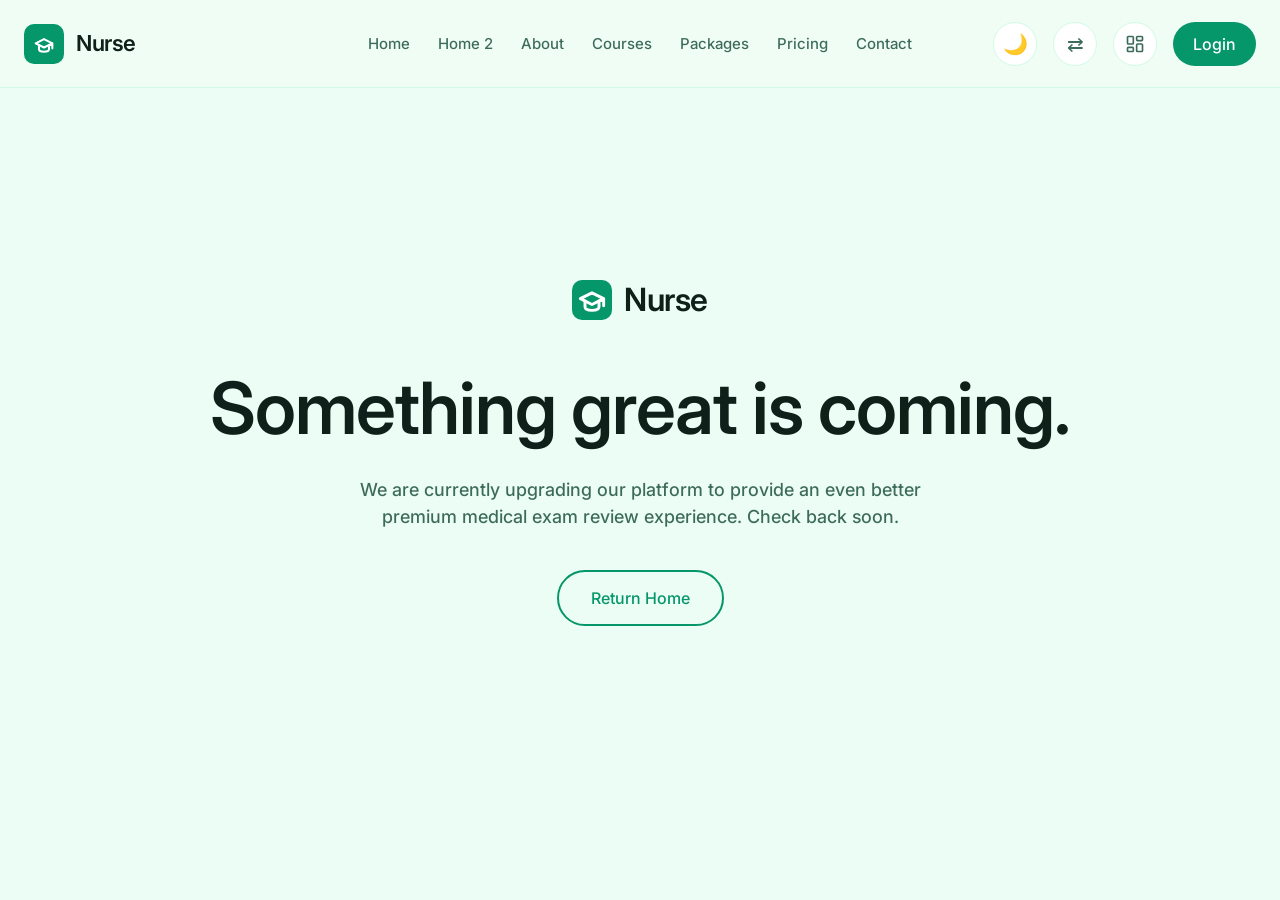
<file: coming-soon.html>
<!DOCTYPE html>
<html lang="en">
<head>
    <meta charset="UTF-8">
    <meta name="viewport" content="width=device-width, initial-scale=1.0">
    <title>Coming Soon | Nurse</title>
    <link rel="icon" type="image/svg+xml" href="assets/images/favicon.svg">
    <link rel="stylesheet" href="assets/css/style.css">
    <link rel="stylesheet" href="assets/css/dark-mode.css">
    <link rel="stylesheet" href="assets/css/rtl.css">
    <style>
        .coming-soon-page {
            min-height: 100vh;
            display: flex;
            align-items: center;
            justify-content: center;
            text-align: center;
            background: var(--secondary-bg);
        }
    </style>
</head>
<body>

    <nav class="navbar">
        <div class="container">
            <a href="index.html" class="nav-brand">
                <div class="nav-brand-icon">
                    <svg width="20" height="20" viewBox="0 0 24 24" fill="none" stroke="currentColor" stroke-width="2.5" stroke-linecap="round" stroke-linejoin="round" style="margin-top: 2px;"><path d="M22 10v6M2 10l10-5 10 5-10 5z"/><path d="M6 12v5c0 2 2 3 6 3s6-1 6-3v-5"/></svg>
                </div>
                <span>Nurse</span>
            </a>
            <ul class="nav-links">
                <li><a href="index.html">Home</a></li>
                <li><a href="home-2.html">Home 2</a></li>
                <li><a href="about.html">About</a></li>
                <li><a href="courses.html">Courses</a></li>
                <li><a href="study-packages.html">Packages</a></li>
                <li><a href="pricing.html">Pricing</a></li>
                <li><a href="contact.html">Contact</a></li>
            </ul>
            <div class="nav-actions">
                <button id="themeToggle" class="action-icon" aria-label="Toggle Dark Mode" title="Toggle Dark Mode">🌙</button>
                <button id="rtlToggle" class="action-icon" aria-label="Toggle RTL" title="Toggle RTL">⇄</button>
                <a href="dashboard.html" class="action-icon" aria-label="Dashboard" title="Dashboard">
                    <svg width="20" height="20" viewBox="0 0 24 24" fill="none" stroke="currentColor" stroke-width="2" stroke-linecap="round" stroke-linejoin="round"><rect width="7" height="9" x="3" y="3" rx="1"/><rect width="7" height="5" x="14" y="3" rx="1"/><rect width="7" height="9" x="14" y="12" rx="1"/><rect width="7" height="5" x="3" y="16" rx="1"/></svg>
                </a>
                <a href="login.html" class="btn btn-primary" style="height: 44px; padding: 0 20px;">Login</a>
                <button class="mobile-menu-toggle action-icon" aria-label="Toggle Menu">☰</button>
            </div>
        </div>
    </nav>

    <div class="coming-soon-page">
        <div class="container fade-up">
            <a href="index.html" class="nav-brand" style="justify-content: center; margin-bottom: 40px;">
                <div class="nav-brand-icon">
                    <svg width="28" height="28" viewBox="0 0 24 24" fill="none" stroke="currentColor" stroke-width="2.5" stroke-linecap="round" stroke-linejoin="round" style="margin-top: 2px;"><path d="M22 10v6M2 10l10-5 10 5-10 5z"/><path d="M6 12v5c0 2 2 3 6 3s6-1 6-3v-5"/></svg>
                </div>
                <span style="font-size: 32px;">Nurse</span>
            </a>
            <h1 style="margin-bottom: 24px;">Something great is coming.</h1>
            <p class="subheading" style="margin-bottom: 40px; max-width: 600px; margin-left: auto; margin-right: auto;">We are currently upgrading our platform to provide an even better premium medical exam review experience. Check back soon.</p>
            <a href="index.html" class="btn btn-secondary">Return Home</a>
        </div>
    </div>

    <script src="assets/js/main.js"></script>
</body>
</html>
</file>
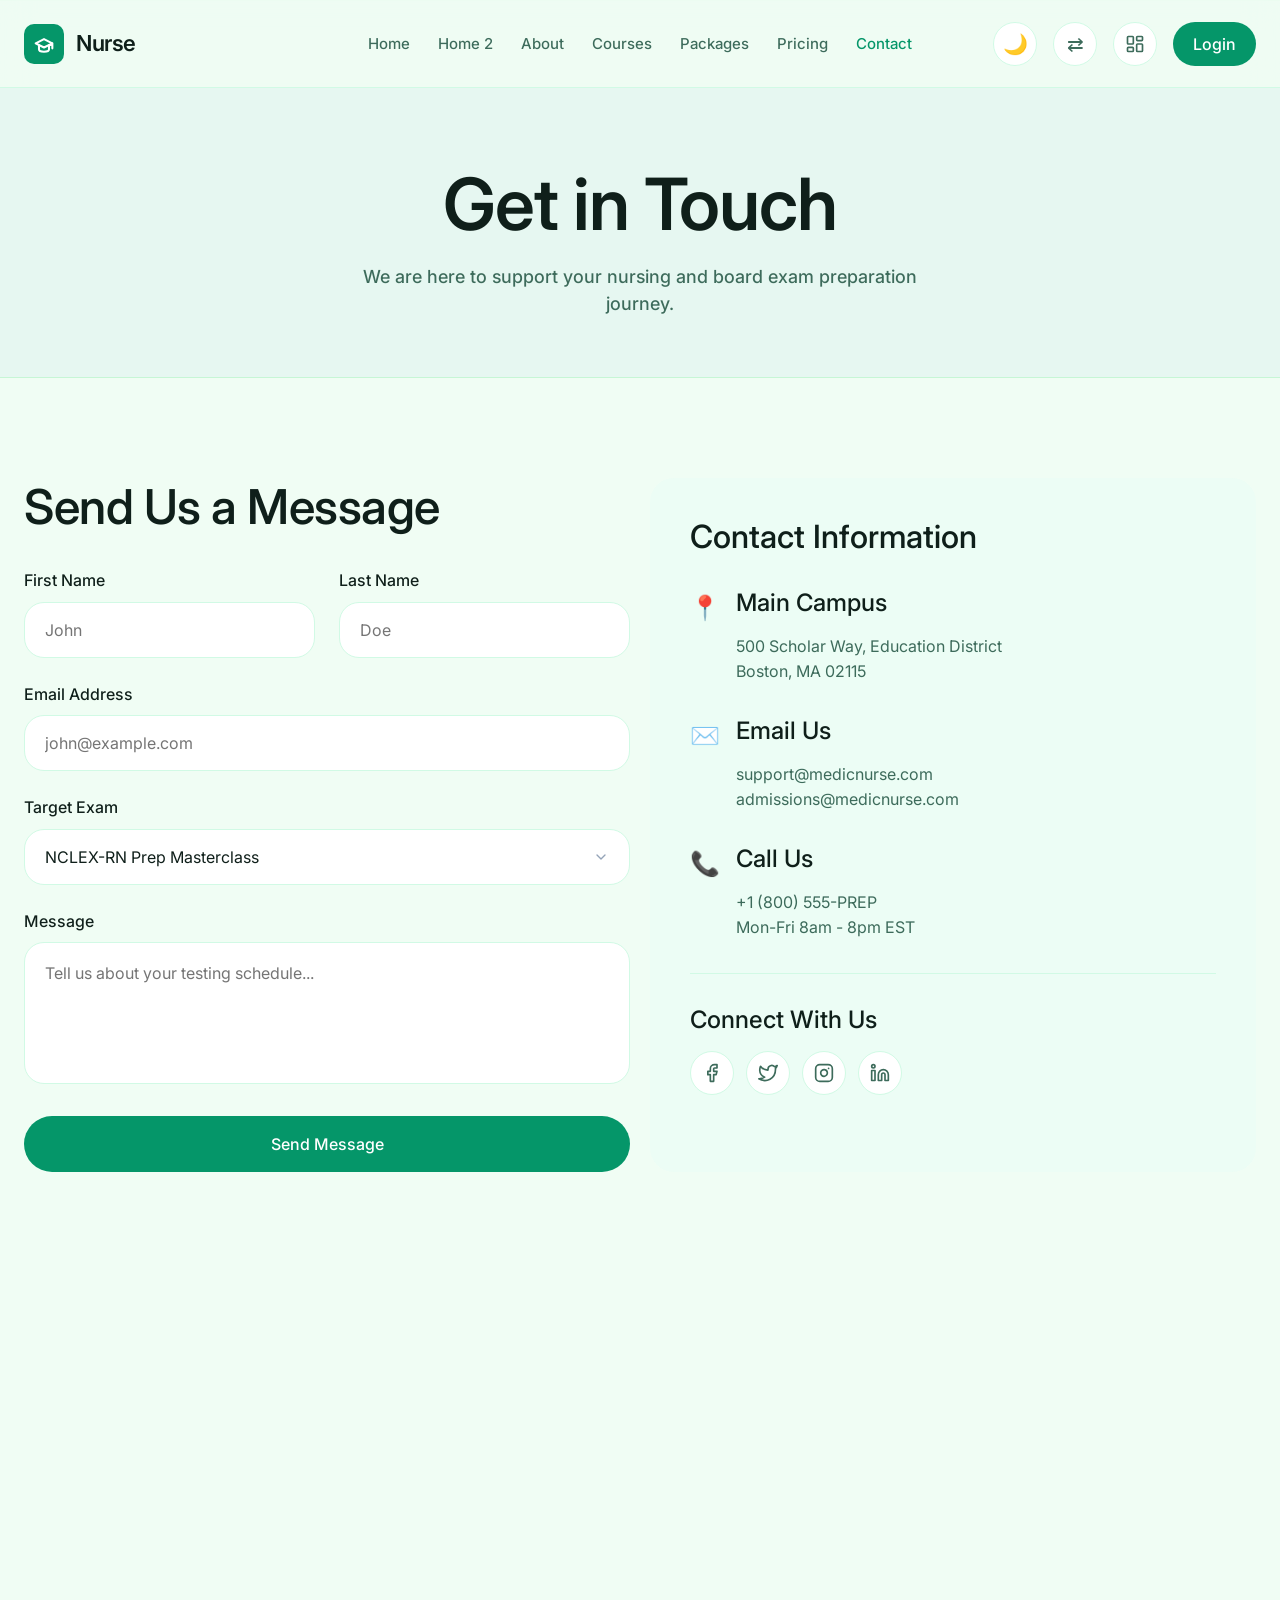
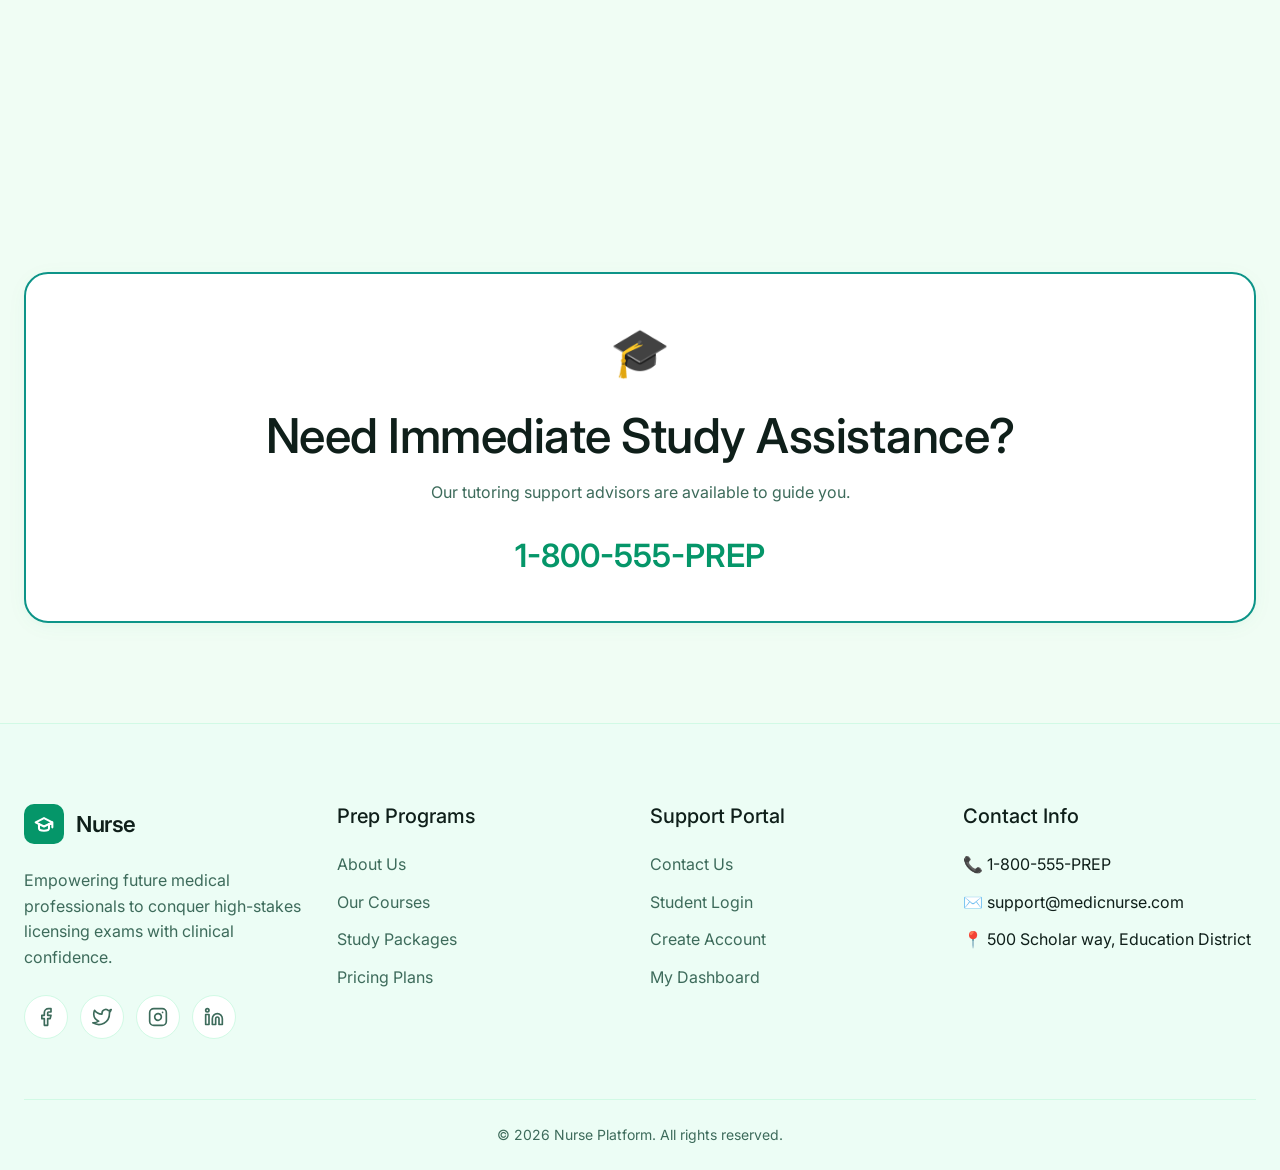
<file: contact.html>
<!DOCTYPE html>
<html lang="en">
<head>
    <meta charset="UTF-8">
    <meta name="viewport" content="width=device-width, initial-scale=1.0">
    <title>Contact Us | Nurse</title>
    <link rel="icon" type="image/svg+xml" href="assets/images/favicon.svg">
    <link rel="stylesheet" href="assets/css/style.css">
    <link rel="stylesheet" href="assets/css/dark-mode.css">
    <link rel="stylesheet" href="assets/css/rtl.css">
</head>
<body>

    <nav class="navbar">
        <div class="container">
            <a href="index.html" class="nav-brand">
                <div class="nav-brand-icon">
                    <svg width="20" height="20" viewBox="0 0 24 24" fill="none" stroke="currentColor" stroke-width="2.5" stroke-linecap="round" stroke-linejoin="round" style="margin-top: 2px;"><path d="M22 10v6M2 10l10-5 10 5-10 5z"/><path d="M6 12v5c0 2 2 3 6 3s6-1 6-3v-5"/></svg>
                </div>
                <span>Nurse</span>
            </a>
            <ul class="nav-links">
                <li><a href="index.html">Home</a></li>
                <li><a href="home-2.html">Home 2</a></li>
                <li><a href="about.html">About</a></li>
                <li><a href="courses.html">Courses</a></li>
                <li><a href="study-packages.html">Packages</a></li>
                <li><a href="pricing.html">Pricing</a></li>
                <li><a href="contact.html" class="active">Contact</a></li>
            </ul>
            <div class="nav-actions">
                <button id="themeToggle" class="action-icon" aria-label="Toggle Dark Mode" title="Toggle Dark Mode">🌙</button>
                <button id="rtlToggle" class="action-icon" aria-label="Toggle RTL" title="Toggle RTL">⇄</button>
                <a href="dashboard.html" class="action-icon" aria-label="Dashboard" title="Dashboard">
                    <svg width="20" height="20" viewBox="0 0 24 24" fill="none" stroke="currentColor" stroke-width="2" stroke-linecap="round" stroke-linejoin="round"><rect width="7" height="9" x="3" y="3" rx="1"/><rect width="7" height="5" x="14" y="3" rx="1"/><rect width="7" height="9" x="14" y="12" rx="1"/><rect width="7" height="5" x="3" y="16" rx="1"/></svg>
                </a>
                <a href="login.html" class="btn btn-primary" style="height: 44px; padding: 0 20px;">Login</a>
                <button class="mobile-menu-toggle action-icon" aria-label="Toggle Menu">☰</button>
            </div>
        </div>
    </nav>

    <section style="padding-top: 160px; padding-bottom: 60px;" class="bg-secondary">
        <div class="container text-center fade-up">
            <h1>Get in Touch</h1>
            <p class="subheading" style="max-width: 600px; margin: 0 auto;">We are here to support your nursing and board exam preparation journey.</p>
        </div>
    </section>


    <!-- Contact Section -->
    <section>
        <div class="container">
            <div class="grid-2">
                <div class="fade-up">
                    <h2 style="margin-bottom: 32px;">Send Us a Message</h2>
                    <form style="width: 100%; text-align: left;">
                        <div class="grid-2 name-fields-grid" style="gap: 24px;">
                            <div class="form-group">
                                <label>First Name</label>
                                <input type="text" class="form-control" placeholder="John">
                            </div>
                            <div class="form-group">
                                <label>Last Name</label>
                                <input type="text" class="form-control" placeholder="Doe">
                            </div>
                        </div>
                        <div class="form-group">
                            <label>Email Address</label>
                            <input type="email" class="form-control" placeholder="john@example.com">
                        </div>
                        <div class="form-group">
                            <label>Target Exam</label>
                            <select class="form-control">
                                <option>NCLEX-RN Prep Masterclass</option>
                                <option>NCLEX-PN Review Course</option>
                                <option>HESI A2 &amp; TEAS Entrance Prep</option>
                                <option>FNP Boards Review Suite</option>
                            </select>
                        </div>
                        <div class="form-group">
                            <label>Message</label>
                            <textarea class="form-control" rows="5" placeholder="Tell us about your testing schedule..."></textarea>
                        </div>
                        <button type="submit" class="btn btn-primary" style="width: 100%;">Send Message</button>
                    </form>
                </div>
                <div class="fade-up" style="transition-delay: 0.2s;">
                    <div style="background: var(--secondary-bg); padding: 40px; border-radius: 24px; height: 100%;">
                        <h3 style="margin-bottom: 32px;">Contact Information</h3>
                        <div class="contact-info-item">
                            <div style="font-size: 24px; color: var(--primary-accent);">📍</div>
                            <div>
                                <h4>Main Campus</h4>
                                <p style="color: var(--text-secondary);">500 Scholar Way, Education District<br>Boston, MA 02115</p>
                            </div>
                        </div>
                        <div class="contact-info-item">
                            <div style="font-size: 24px; color: var(--primary-accent);">✉️</div>
                            <div>
                                <h4>Email Us</h4>
                                <p style="color: var(--text-secondary);">support@medicnurse.com<br>admissions@medicnurse.com</p>
                            </div>
                        </div>
                        <div class="contact-info-item">
                            <div style="font-size: 24px; color: var(--primary-accent);">📞</div>
                            <div>
                                <h4>Call Us</h4>
                                <p style="color: var(--text-secondary);">+1 (800) 555-PREP<br>Mon-Fri 8am - 8pm EST</p>
                            </div>
                    </div>
                        <style>
                            .contact-info-item {
                                display: flex;
                                gap: 16px;
                                margin-bottom: 32px;
                            }
                            @media (max-width: 992px) {
                                .contact-info-item {
                                    flex-direction: column;
                                    align-items: center;
                                    text-align: center;
                                }
                                .name-fields-grid {
                                    grid-template-columns: 1fr;
                                }
                            }
                            .social-icons-contact a {
                                display: flex;
                                align-items: center;
                                justify-content: center;
                                width: 44px;
                                height: 44px;
                                background: var(--card-bg);
                                border: 1px solid var(--border-color);
                                border-radius: 50%;
                                color: var(--text-secondary);
                                transition: all 0.3s ease;
                            }
                            .social-icons-contact a:hover {
                                background: var(--primary-accent);
                                color: white;
                                border-color: var(--primary-accent);
                                transform: translateY(-3px);
                            }
                        </style>
                        <hr style="border: none; border-top: 1px solid var(--border-color); margin: 32px 0;">
                        <div>
                            <h4 style="margin-bottom: 16px;">Connect With Us</h4>
                            <div class="social-icons-contact" style="display: flex; gap: 12px;">
                                <a href="#" aria-label="Facebook">
                                    <svg width="20" height="20" viewBox="0 0 24 24" fill="none" stroke="currentColor" stroke-width="2" stroke-linecap="round" stroke-linejoin="round"><path d="M18 2h-3a5 5 0 0 0-5 5v3H7v4h3v8h4v-8h3l1-4h-4V7a1 1 0 0 1 1-1h3z"></path></svg>
                                </a>
                                <a href="#" aria-label="Twitter">
                                    <svg width="20" height="20" viewBox="0 0 24 24" fill="none" stroke="currentColor" stroke-width="2" stroke-linecap="round" stroke-linejoin="round"><path d="M23 3a10.9 10.9 0 0 1-3.14 1.53 4.48 4.48 0 0 0-7.86 3v1A10.66 10.66 0 0 1 3 4s-4 9 5 13a11.64 11.64 0 0 1-7 2c9 5 20 0 20-11.5a4.5 4.5 0 0 0-.08-.83A7.72 7.72 0 0 0 23 3z"></path></svg>
                                </a>
                                <a href="#" aria-label="Instagram">
                                    <svg width="20" height="20" viewBox="0 0 24 24" fill="none" stroke="currentColor" stroke-width="2" stroke-linecap="round" stroke-linejoin="round"><rect x="2" y="2" width="20" height="20" rx="5" ry="5"></rect><path d="M16 11.37A4 4 0 1 1 12.63 8 4 4 0 0 1 16 11.37z"></path><line x1="17.5" y1="6.5" x2="17.51" y2="6.5"></line></svg>
                                </a>
                                <a href="#" aria-label="LinkedIn">
                                    <svg width="20" height="20" viewBox="0 0 24 24" fill="none" stroke="currentColor" stroke-width="2" stroke-linecap="round" stroke-linejoin="round"><path d="M16 8a6 6 0 0 1 6 6v7h-4v-7a2 2 0 0 0-2-2 2 2 0 0 0-2 2v7h-4v-7a6 6 0 0 1 6-6z"></path><rect x="2" y="9" width="4" height="12"></rect><circle cx="4" cy="4" r="2"></circle></svg>
                                </a>
                            </div>
                        </div>
                    </div>
                </div>
            </div>
        </div>
    </section>

    <!-- Green Map Section -->
    <section style="padding: 0; line-height: 0; position: relative;">
        <iframe src="https://www.google.com/maps/embed?pb=!1m18!1m12!1m3!1d2948.846505370395!2d-71.1030043845441!3d42.34149867918809!2m3!1f0!2f0!3f0!3m2!1i1024!2i768!4f13.1!3m3!1m2!1s0x89e37a1a45bb3e7f%3A0xc3cf9c4e2db5665!2sBoston%20University!5e0!3m2!1sen!2sus!4v1683134606233!5m2!1sen!2sus" width="100%" height="500" style="border:0;" allowfullscreen="" loading="lazy" referrerpolicy="no-referrer-when-downgrade"></iframe>
    </section>

    <!-- Study Advisory Support Block -->
    <section style="padding: 100px 0;">
        <div class="container fade-up">
            <div style="background: var(--card-bg); border: 2px solid var(--highlight-accent); padding: 40px; border-radius: 24px; text-align: center; box-shadow: var(--shadow);">
                <div style="font-size: 48px; margin-bottom: 16px;">🎓</div>
                <h2 style="margin-bottom: 16px;">Need Immediate Study Assistance?</h2>
                <p style="color: var(--text-secondary); margin-bottom: 24px;">Our tutoring support advisors are available to guide you.</p>
                <div style="font-size: 32px; font-weight: 600; color: var(--primary-accent);">1-800-555-PREP</div>
            </div>
        </div>
    </section>

    <!-- Footer -->
    <footer class="footer">
        <div class="container">
            <div class="footer-top grid-4">
                <div class="footer-widget">
                    <a href="index.html" class="nav-brand" style="margin-bottom: 24px; display: inline-flex;">
                        <div class="nav-brand-icon">
                            <svg width="20" height="20" viewBox="0 0 24 24" fill="none" stroke="currentColor" stroke-width="2.5" stroke-linecap="round" stroke-linejoin="round"><path d="M22 10v6M2 10l10-5 10 5-10 5z"/><path d="M6 12v5c0 2 2 3 6 3s6-1 6-3v-5"/></svg>
                        </div>
                        <span>Nurse</span>
                    </a>
                    <p style="color: var(--text-secondary); margin-bottom: 24px;">Empowering future medical professionals to conquer high-stakes licensing exams with clinical confidence.</p>
                    <div class="social-icons-contact" style="display: flex; gap: 12px;">
                        <a href="#" aria-label="Facebook">
                            <svg width="20" height="20" viewBox="0 0 24 24" fill="none" stroke="currentColor" stroke-width="2" stroke-linecap="round" stroke-linejoin="round"><path d="M18 2h-3a5 5 0 0 0-5 5v3H7v4h3v8h4v-8h3l1-4h-4V7a1 1 0 0 1 1-1h3z"></path></svg>
                        </a>
                        <a href="#" aria-label="Twitter">
                            <svg width="20" height="20" viewBox="0 0 24 24" fill="none" stroke="currentColor" stroke-width="2" stroke-linecap="round" stroke-linejoin="round"><path d="M23 3a10.9 10.9 0 0 1-3.14 1.53 4.48 4.48 0 0 0-7.86 3v1A10.66 10.66 0 0 1 3 4s-4 9 5 13a11.64 11.64 0 0 1-7 2c9 5 20 0 20-11.5a4.5 4.5 0 0 0-.08-.83A7.72 7.72 0 0 0 23 3z"></path></svg>
                        </a>
                        <a href="#" aria-label="Instagram">
                            <svg width="20" height="20" viewBox="0 0 24 24" fill="none" stroke="currentColor" stroke-width="2" stroke-linecap="round" stroke-linejoin="round"><rect x="2" y="2" width="20" height="20" rx="5" ry="5"></rect><path d="M16 11.37A4 4 0 1 1 12.63 8 4 4 0 0 1 16 11.37z"></path><line x1="17.5" y1="6.5" x2="17.51" y2="6.5"></line></svg>
                        </a>
                        <a href="#" aria-label="LinkedIn">
                            <svg width="20" height="20" viewBox="0 0 24 24" fill="none" stroke="currentColor" stroke-width="2" stroke-linecap="round" stroke-linejoin="round"><path d="M16 8a6 6 0 0 1 6 6v7h-4v-7a2 2 0 0 0-2-2 2 2 0 0 0-2 2v7h-4v-7a6 6 0 0 1 6-6z"></path><rect x="2" y="9" width="4" height="12"></rect><circle cx="4" cy="4" r="2"></circle></svg>
                        </a>
                    </div>
                </div>
                <div class="footer-widget">
                    <h4>Prep Programs</h4>
                    <ul class="footer-links">
                        <li><a href="about.html">About Us</a></li>
                        <li><a href="courses.html">Our Courses</a></li>
                        <li><a href="study-packages.html">Study Packages</a></li>
                        <li><a href="pricing.html">Pricing Plans</a></li>
                    </ul>
                </div>
                <div class="footer-widget">
                    <h4>Support Portal</h4>
                    <ul class="footer-links">
                        <li><a href="contact.html">Contact Us</a></li>
                        <li><a href="login.html">Student Login</a></li>
                        <li><a href="register.html">Create Account</a></li>
                        <li><a href="dashboard.html">My Dashboard</a></li>
                    </ul>
                </div>
                <div class="footer-widget">
                    <h4>Contact Info</h4>
                    <ul class="footer-links">
                        <li>📞 1-800-555-PREP</li>
                        <li>✉️ support@medicnurse.com</li>
                        <li>📍 500 Scholar way, Education District</li>
                    </ul>
                </div>
            </div>
            <div class="footer-bottom" style="justify-content: center; text-align: center;">
                <p>&copy; 2026 Nurse Platform. All rights reserved.</p>
            </div>
        </div>
    </footer>

    <script src="assets/js/main.js"></script>
</body>
</html>
</file>
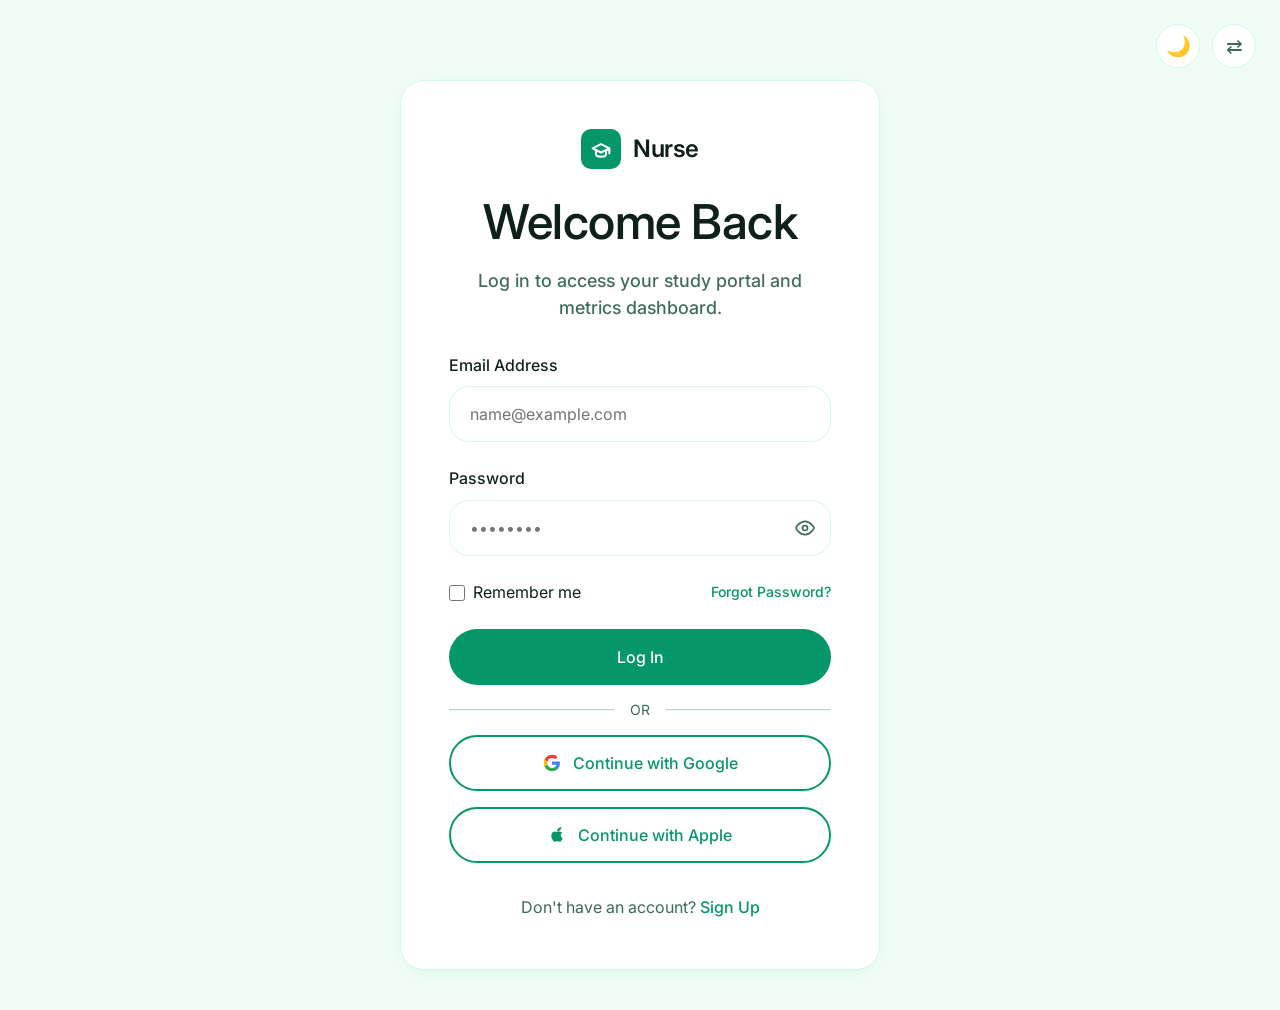
<file: login.html>
<!DOCTYPE html>
<html lang="en">
<head>
    <meta charset="UTF-8">
    <meta name="viewport" content="width=device-width, initial-scale=1.0">
    <title>Login | Nurse</title>
    <link rel="icon" type="image/svg+xml" href="assets/images/favicon.svg">
    <link rel="stylesheet" href="assets/css/style.css">
    <link rel="stylesheet" href="assets/css/dark-mode.css">
    <link rel="stylesheet" href="assets/css/rtl.css">
    <style>
        .auth-page {
            min-height: 100vh;
            display: flex;
            align-items: center;
            justify-content: center;
            background: var(--primary-bg);
            padding: 40px 16px;
            position: relative;
        }
        .auth-card {
            background: var(--card-bg);
            padding: 48px;
            border-radius: 24px;
            width: 100%;
            max-width: 480px;
            box-shadow: var(--shadow);
            border: 1px solid var(--border-color);
            margin-top: 40px;
        }
        .remember-forgot-row {
            display: flex;
            justify-content: space-between;
            align-items: center;
            margin-bottom: 24px;
        }
        .auth-link {
            color: var(--primary-accent);
            font-weight: 500;
            text-decoration: none;
            transition: color 0.2s ease;
        }
        .auth-link:hover {
            color: var(--highlight-accent);
        }
        @media (max-width: 480px) {
            .auth-card {
                padding: 32px 20px;
                margin-top: 60px;
            }
            .remember-forgot-row {
                flex-direction: row;
                align-items: center;
                gap: 8px;
            }
            .remember-forgot-row label, .remember-forgot-row a {
                font-size: 13px !important;
            }
            .fixed-toggles {
                top: 16px !important;
                right: 16px !important;
            }
        }
    </style>
</head>
<body>

    <div class="auth-page">
        <div class="fixed-toggles" style="position: absolute; top: 24px; right: 24px; display: flex; gap: 12px; z-index: 1000;">
            <button id="themeToggle" class="action-icon" aria-label="Toggle Dark Mode">🌙</button>
            <button id="rtlToggle" class="action-icon" aria-label="Toggle RTL">⇄</button>
        </div>
        <div class="auth-card fade-up">
            <div class="text-center mb-4">
                <a href="index.html" class="nav-brand" style="justify-content: center; margin-bottom: 24px;">
                    <div class="nav-brand-icon">
                        <svg width="20" height="20" viewBox="0 0 24 24" fill="none" stroke="currentColor" stroke-width="2.5" stroke-linecap="round" stroke-linejoin="round" style="margin-top: 2px;"><path d="M22 10v6M2 10l10-5 10 5-10 5z"/><path d="M6 12v5c0 2 2 3 6 3s6-1 6-3v-5"/></svg>
                    </div>
                    <span style="font-size: 24px;">Nurse</span>
                </a>
                <h2>Welcome Back</h2>
                <p class="subheading" style="margin-bottom: 0;">Log in to access your study portal and metrics dashboard.</p>
            </div>
            
            <form action="dashboard.html">
                <div class="form-group">
                    <label>Email Address</label>
                    <input type="email" class="form-control" placeholder="name@example.com" required>
                </div>
                <div class="form-group">
                    <label>Password</label>
                    <div style="position: relative;">
                        <input type="password" class="form-control" id="passwordInput" placeholder="••••••••" required style="padding-right: 48px; width: 100%;">
                        <button type="button" onclick="var p=document.getElementById('passwordInput'); p.type = (p.type === 'password') ? 'text' : 'password';" style="position: absolute; right: 16px; top: 50%; transform: translateY(-50%); background: none; border: none; cursor: pointer; color: var(--text-secondary); display: flex; align-items: center; justify-content: center; padding: 0; z-index: 10;">
                            <svg width="20" height="20" fill="none" stroke="currentColor" stroke-width="2" stroke-linecap="round" stroke-linejoin="round" viewBox="0 0 24 24"><path d="M1 12s4-8 11-8 11 8 11 8-4 8-11 8-11-8-11-8z"/><circle cx="12" cy="12" r="3"/></svg>
                        </button>
                    </div>
                </div>
                
                <div class="form-group remember-forgot-row">
                    <label style="display: flex; align-items: center; gap: 8px; margin: 0; font-weight: 400; cursor: pointer;">
                        <input type="checkbox" style="width: 16px; height: 16px; accent-color: var(--primary-accent);">
                        Remember me
                    </label>
                    <a href="#" class="auth-link" style="font-size: 14px;">Forgot Password?</a>
                </div>

                <button type="submit" class="btn btn-primary" style="width: 100%; margin-bottom: 24px;">Log In</button>
                
                <div style="text-align: center; position: relative; margin-bottom: 24px;">
                    <hr style="border-color: var(--border-color); opacity: 0.5;">
                    <span style="position: absolute; top: 50%; left: 50%; transform: translate(-50%, -50%); background: var(--card-bg); padding: 0 16px; color: var(--text-secondary); font-size: 14px;">OR</span>
                </div>
                
                <button type="button" class="btn btn-secondary" style="width: 100%; margin-bottom: 16px; display: flex; gap: 12px; justify-content: center; align-items: center;">
                    <svg width="18" height="18" viewBox="0 0 24 24" xmlns="http://www.w3.org/2000/svg">
                      <path d="M22.56 12.25c0-.78-.07-1.53-.2-2.25H12v4.26h5.92c-.26 1.37-1.04 2.53-2.21 3.31v2.77h3.57c2.08-1.92 3.28-4.74 3.28-8.09z" fill="#4285F4"/>
                      <path d="M12 23c2.97 0 5.46-.98 7.28-2.66l-3.57-2.77c-.98.66-2.23 1.06-3.71 1.06-2.86 0-5.29-1.93-6.16-4.53H2.18v2.84C3.99 20.53 7.7 23 12 23z" fill="#34A853"/>
                      <path d="M5.84 14.09c-.22-.66-.35-1.36-.35-2.09s.13-1.43.35-2.09V7.07H2.18C1.43 8.55 1 10.22 1 12s.43 3.45 1.18 4.93l2.85-2.22.81-.62z" fill="#FBBC05"/>
                      <path d="M12 5.38c1.62 0 3.06.56 4.21 1.64l3.15-3.15C17.45 2.09 14.97 1 12 1 7.7 1 3.99 3.47 2.18 7.07l3.66 2.84c.87-2.6 3.3-4.53 6.16-4.53z" fill="#EA4335"/>
                    </svg>
                    Continue with Google
                </button>
                <button type="button" class="btn btn-secondary" style="width: 100%; display: flex; gap: 12px; justify-content: center; align-items: center;">
                    <svg width="18" height="18" viewBox="0 0 24 24" fill="currentColor" xmlns="http://www.w3.org/2000/svg">
                      <path d="M17.05 20.28c-.98.95-2.05.88-3.08.4-1.09-.5-2.08-.48-3.24 0-1.44.62-2.2.44-3.06-.35C2.79 15.25 3.51 7.59 9.05 7.31c1.35.07 2.29.74 3.08.8 1.18-.24 2.31-.93 3.57-.84 1.51.15 2.65.72 3.4 1.8-3.12 1.87-2.65 5.92.48 7.18-.74 1.8-1.58 3.5-2.53 4.03zM12.03 7.25c-.15-3.22 2.6-5.83 5.67-6.05.33 3.26-2.82 5.95-5.67 6.05z"/>
                    </svg>
                    Continue with Apple
                </button>
                
                <p class="text-center mt-4" style="color: var(--text-secondary);">
                    Don't have an account? <a href="register.html" class="auth-link">Sign Up</a>
                </p>
            </form>
        </div>
    </div>

    <script src="assets/js/main.js"></script>
</body>
</html>
</file>
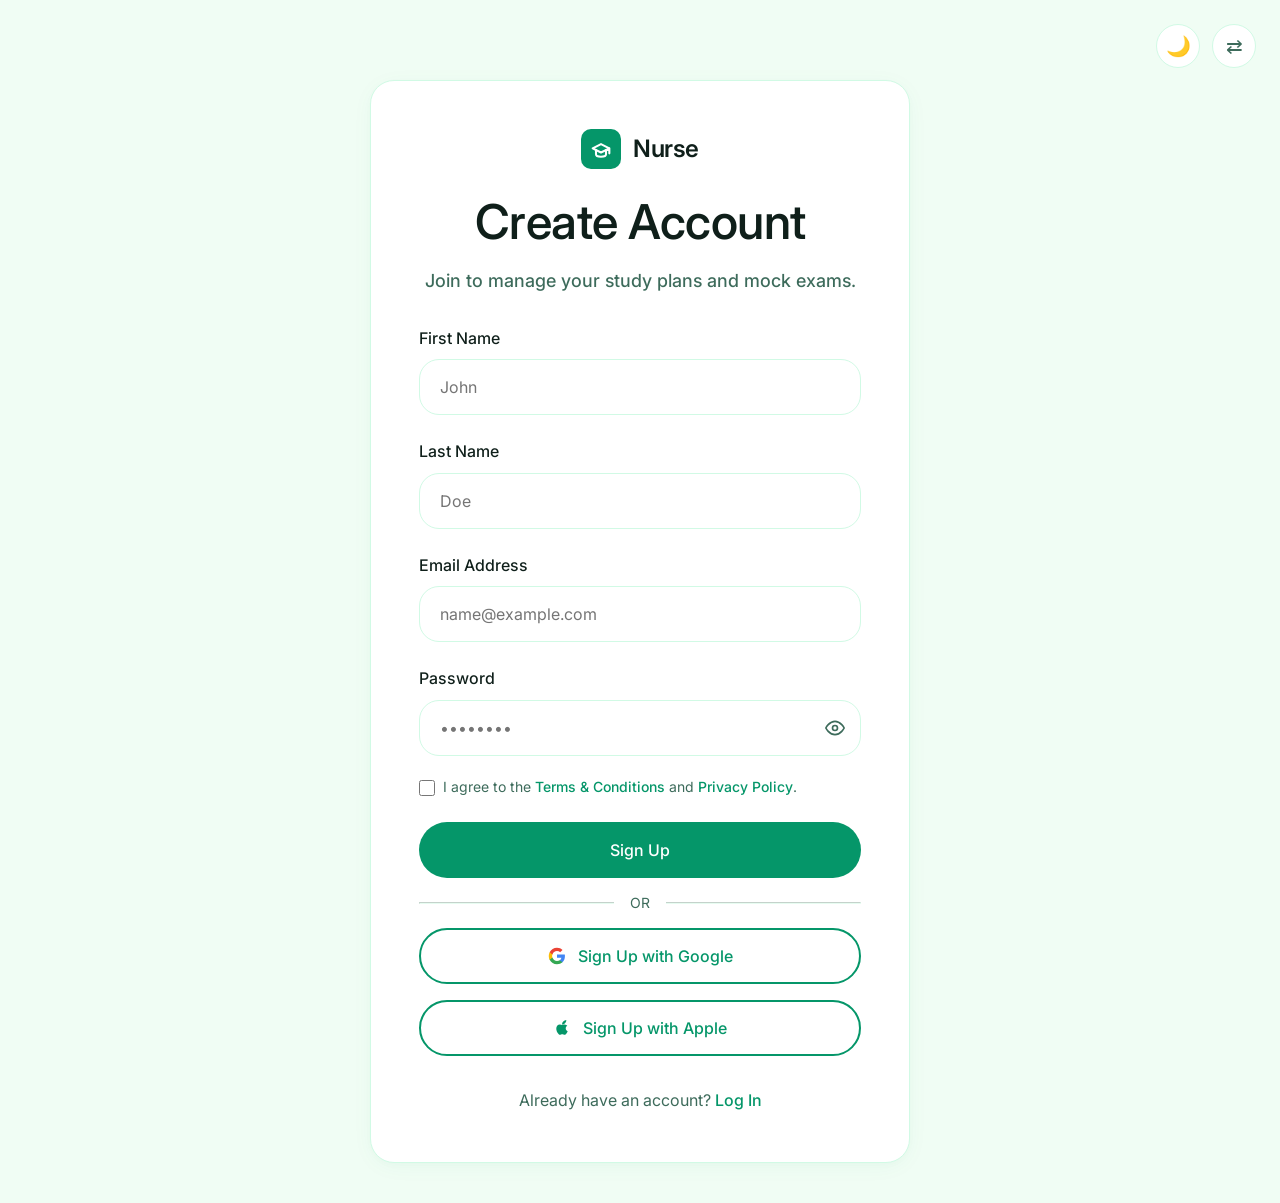
<file: register.html>
<!DOCTYPE html>
<html lang="en">
<head>
    <meta charset="UTF-8">
    <meta name="viewport" content="width=device-width, initial-scale=1.0">
    <title>Register | Nurse</title>
    <link rel="icon" type="image/svg+xml" href="assets/images/favicon.svg">
    <link rel="stylesheet" href="assets/css/style.css">
    <link rel="stylesheet" href="assets/css/dark-mode.css">
    <link rel="stylesheet" href="assets/css/rtl.css">
    <style>
        .auth-page {
            min-height: 100vh;
            display: flex;
            align-items: center;
            justify-content: center;
            background: var(--primary-bg);
            padding: 40px 16px;
            position: relative;
        }
        .auth-card {
            background: var(--card-bg);
            padding: 48px;
            border-radius: 24px;
            width: 100%;
            max-width: 540px;
            box-shadow: var(--shadow);
            border: 1px solid var(--border-color);
            margin-top: 40px;
        }
        .auth-link {
            color: var(--primary-accent);
            font-weight: 500;
            text-decoration: none;
            transition: color 0.2s ease;
        }
        .auth-link:hover {
            color: var(--highlight-accent);
        }
        @media (max-width: 480px) {
            .auth-card {
                padding: 32px 20px;
                margin-top: 60px;
            }
            .fixed-toggles {
                top: 16px !important;
                right: 16px !important;
            }
        }
    </style>
</head>
<body>

    <div class="auth-page">
        <div class="fixed-toggles" style="position: absolute; top: 24px; right: 24px; display: flex; gap: 12px; z-index: 1000;">
            <button id="themeToggle" class="action-icon" aria-label="Toggle Dark Mode">🌙</button>
            <button id="rtlToggle" class="action-icon" aria-label="Toggle RTL">⇄</button>
        </div>
        <div class="auth-card fade-up">
            <div class="text-center mb-4">
                <a href="index.html" class="nav-brand" style="justify-content: center; margin-bottom: 24px;">
                    <div class="nav-brand-icon">
                        <svg width="20" height="20" viewBox="0 0 24 24" fill="none" stroke="currentColor" stroke-width="2.5" stroke-linecap="round" stroke-linejoin="round" style="margin-top: 2px;"><path d="M22 10v6M2 10l10-5 10 5-10 5z"/><path d="M6 12v5c0 2 2 3 6 3s6-1 6-3v-5"/></svg>
                    </div>
                    <span style="font-size: 24px;">Nurse</span>
                </a>
                <h2>Create Account</h2>
                <p class="subheading" style="margin-bottom: 0;">Join to manage your study plans and mock exams.</p>
            </div>
            
            <form action="dashboard.html">
                <div class="form-group">
                    <label>First Name</label>
                    <input type="text" class="form-control" placeholder="John" required>
                </div>
                <div class="form-group">
                    <label>Last Name</label>
                    <input type="text" class="form-control" placeholder="Doe" required>
                </div>
                <div class="form-group">
                    <label>Email Address</label>
                    <input type="email" class="form-control" placeholder="name@example.com" required>
                </div>
                <div class="form-group" style="position: relative; margin-bottom: 20px;">
                    <label>Password</label>
                    <div style="position: relative;">
                        <input type="password" class="form-control" id="passwordInputReg" placeholder="••••••••" required style="padding-right: 48px; width: 100%;">
                        <button type="button" onclick="var p=document.getElementById('passwordInputReg'); p.type = (p.type === 'password') ? 'text' : 'password';" style="position: absolute; right: 16px; top: 50%; transform: translateY(-50%); background: none; border: none; cursor: pointer; color: var(--text-secondary); display: flex; align-items: center; justify-content: center; padding: 0; z-index: 10;">
                            <svg width="20" height="20" fill="none" stroke="currentColor" stroke-width="2" stroke-linecap="round" stroke-linejoin="round" viewBox="0 0 24 24"><path d="M1 12s4-8 11-8 11 8 11 8-4 8-11 8-11-8-11-8z"/><circle cx="12" cy="12" r="3"/></svg>
                        </button>
                    </div>
                </div>
                <div class="form-group" style="margin-bottom: 24px;">
                    <label style="display: flex; align-items: flex-start; gap: 8px; margin: 0; font-weight: 400; cursor: pointer; font-size: 14px;">
                        <input type="checkbox" style="width: 16px; height: 16px; accent-color: var(--primary-accent); margin-top: 4px;" required>
                        <span style="color: var(--text-secondary);">I agree to the <a href="#" class="auth-link">Terms & Conditions</a> and <a href="#" class="auth-link">Privacy Policy</a>.</span>
                    </label>
                </div>
                <button type="submit" class="btn btn-primary" style="width: 100%; margin-bottom: 24px;">Sign Up</button>
                
                <div style="text-align: center; position: relative; margin-bottom: 24px;">
                    <hr style="border-color: var(--border-color); opacity: 0.5;">
                    <span style="position: absolute; top: 50%; left: 50%; transform: translate(-50%, -50%); background: var(--card-bg); padding: 0 16px; color: var(--text-secondary); font-size: 14px;">OR</span>
                </div>
                
                <button type="button" class="btn btn-secondary" style="width: 100%; margin-bottom: 16px; display: flex; gap: 12px; justify-content: center; align-items: center;">
                    <svg width="18" height="18" viewBox="0 0 24 24" xmlns="http://www.w3.org/2000/svg">
                      <path d="M22.56 12.25c0-.78-.07-1.53-.2-2.25H12v4.26h5.92c-.26 1.37-1.04 2.53-2.21 3.31v2.77h3.57c2.08-1.92 3.28-4.74 3.28-8.09z" fill="#4285F4"/>
                      <path d="M12 23c2.97 0 5.46-.98 7.28-2.66l-3.57-2.77c-.98.66-2.23 1.06-3.71 1.06-2.86 0-5.29-1.93-6.16-4.53H2.18v2.84C3.99 20.53 7.7 23 12 23z" fill="#34A853"/>
                      <path d="M5.84 14.09c-.22-.66-.35-1.36-.35-2.09s.13-1.43.35-2.09V7.07H2.18C1.43 8.55 1 10.22 1 12s.43 3.45 1.18 4.93l2.85-2.22.81-.62z" fill="#FBBC05"/>
                      <path d="M12 5.38c1.62 0 3.06.56 4.21 1.64l3.15-3.15C17.45 2.09 14.97 1 12 1 7.7 1 3.99 3.47 2.18 7.07l3.66 2.84c.87-2.6 3.3-4.53 6.16-4.53z" fill="#EA4335"/>
                    </svg>
                    Sign Up with Google
                </button>
                <button type="button" class="btn btn-secondary" style="width: 100%; display: flex; gap: 12px; justify-content: center; align-items: center;">
                    <svg width="18" height="18" viewBox="0 0 24 24" fill="currentColor" xmlns="http://www.w3.org/2000/svg">
                      <path d="M17.05 20.28c-.98.95-2.05.88-3.08.4-1.09-.5-2.08-.48-3.24 0-1.44.62-2.2.44-3.06-.35C2.79 15.25 3.51 7.59 9.05 7.31c1.35.07 2.29.74 3.08.8 1.18-.24 2.31-.93 3.57-.84 1.51.15 2.65.72 3.4 1.8-3.12 1.87-2.65 5.92.48 7.18-.74 1.8-1.58 3.5-2.53 4.03zM12.03 7.25c-.15-3.22 2.6-5.83 5.67-6.05.33 3.26-2.82 5.95-5.67 6.05z"/>
                    </svg>
                    Sign Up with Apple
                </button>
                
                <p class="text-center mt-4" style="color: var(--text-secondary);">
                    Already have an account? <a href="login.html" class="auth-link">Log In</a>
                </p>
            </form>
        </div>
    </div>

    <script src="assets/js/main.js"></script>
</body>
</html>
</file>
<file: assets/css/style.css>
@import url('https://fonts.googleapis.com/css2?family=Inter:wght@100..900&display=swap');

:root {
    --primary-bg: #F0FDF4;
    --secondary-bg: #ECFDF5;
    --section-alt-bg: #E6F7F1;       /* Slightly deeper mint for alternating sections */
    --section-accent-bg: #D1FAE5;    /* Deeper green-tint for contrast sections */
    --section-warm-bg: #F5FFF9;      /* Near-white with green tint for subtle sections */
    --card-bg: #FFFFFF;
    --primary-accent: #059669;
    --secondary-accent: #047857;
    --support-accent: #34D399;
    --highlight-accent: #0D9488;
    --text-primary: #0F1F1A;
    --text-secondary: #3D6B5B;
    --border-color: #D1FAE5;

    --font-primary: 'Inter', sans-serif;
    
    --transition: all 0.4s cubic-bezier(0.16, 1, 0.3, 1);
    --border-radius: 20px;
    --container-max-width: 1280px;
    --shadow: 0 4px 24px -4px rgba(5, 150, 105, 0.06), 0 2px 8px -2px rgba(5, 150, 105, 0.03);
    --shadow-hover: 0 20px 40px -8px rgba(5, 150, 105, 0.12), 0 12px 16px -6px rgba(5, 150, 105, 0.06);
}

* {
    margin: 0;
    padding: 0;
    box-sizing: border-box;
}

html, body {
    overflow-x: hidden;
    width: 100%;
}

body {
    background-color: var(--primary-bg);
    color: var(--text-primary);
    font-family: var(--font-primary);
    font-weight: 400;
    line-height: 1.6;
    transition: background-color 0.3s ease, color 0.3s ease;
    -webkit-font-smoothing: antialiased;
}

/* Typography System */
h1, h2, h3, h4, h5, h6 {
    color: var(--text-primary);
    margin-bottom: 1rem;
    line-height: 1.2;
}

h1 { font-size: 72px; font-weight: 580; letter-spacing: -1px; }
h2 { font-size: 48px; font-weight: 540; letter-spacing: -0.5px; }
h3 { font-size: 32px; font-weight: 520; }
h4 { font-size: 24px; font-weight: 500; }
h5 { font-size: 20px; font-weight: 500; }
h6 { font-size: 16px; font-weight: 500; }

p, span, div {
    font-weight: 400;
}

b, strong {
    font-weight: 500;
}

.subheading {
    font-weight: 480;
    color: var(--text-secondary);
    font-size: 1.125rem;
    margin-bottom: 1.5rem;
    line-height: 1.5;
}

label {
    font-weight: 480;
    color: var(--text-primary);
    display: block;
    margin-bottom: 8px;
}

.caption, small {
    font-size: 14px;
    font-weight: 400;
}

/* Responsive Typography */
@media (max-width: 1024px) {
    h1 { font-size: 44px; }
    h2 { font-size: 36px; }
}

@media (max-width: 768px) {
    h1 { font-size: 34px; }
    h2 { font-size: 30px; }
}

/* Container */
.container {
    width: 100%;
    max-width: var(--container-max-width);
    margin: 0 auto;
    padding: 0 24px;
}

/* CTA Design System */
.btn {
    display: inline-flex;
    align-items: center;
    justify-content: center;
    padding: 0 32px;
    font-family: var(--font-primary);
    font-weight: 500;
    font-size: 16px;
    border-radius: 50px;
    text-decoration: none;
    transition: var(--transition);
    cursor: pointer;
    border: none;
    height: 56px;
    line-height: 1;
    white-space: nowrap;
}

.btn-primary {
    background-color: var(--primary-accent);
    color: #FFFFFF;
}

.btn-primary:hover {
    background-color: #047857;
    transform: translateY(-3px) scale(1.01);
    box-shadow: 0 12px 28px rgba(5, 150, 105, 0.35);
}

.btn-secondary {
    background-color: transparent;
    color: var(--primary-accent);
    border: 2px solid var(--primary-accent);
}

.btn-secondary:hover {
    background: var(--primary-accent) !important;
    color: #FFFFFF !important;
    border-color: var(--primary-accent) !important;
}

.btn-accent {
    background-color: var(--highlight-accent);
    color: var(--text-primary);
}

.btn-accent:hover {
    background-color: #0B7A72;
    transform: translateY(-3px) scale(1.01);
    box-shadow: 0 12px 28px rgba(13, 148, 136, 0.35);
}

/* Navbar */
.navbar {
    position: fixed;
    top: 0;
    left: 0;
    width: 100%;
    height: 88px;
    z-index: 1000;
    background: rgba(240, 253, 244, 0.85);
    backdrop-filter: blur(16px);
    -webkit-backdrop-filter: blur(16px);
    border-bottom: 1px solid var(--border-color);
    transition: var(--transition);
}

.navbar .container {
    display: flex;
    align-items: center;
    justify-content: space-between;
    height: 100%;
    position: relative;
}

.nav-brand {
    display: flex;
    align-items: center;
    gap: 12px;
    text-decoration: none;
}

.nav-brand-icon {
    width: 40px;
    height: 40px;
    background-color: var(--primary-accent);
    border-radius: 10px;
    display: flex;
    align-items: center;
    justify-content: center;
    color: #fff;
    font-size: 24px;
    font-weight: 600;
}

.nav-brand span {
    font-size: 22px;
    font-weight: 600;
    color: var(--text-primary);
    letter-spacing: -0.5px;
}

.nav-links {
    display: flex;
    align-items: center;
    gap: 28px;
    list-style: none;
    position: absolute;
    left: 50%;
    transform: translateX(-50%);
}

.nav-links a {
    text-decoration: none;
    color: var(--text-secondary);
    font-weight: 480;
    font-size: 15px;
    transition: var(--transition);
}

.nav-links a:hover, .nav-links a.active {
    color: var(--primary-accent);
}

.nav-actions {
    display: flex;
    align-items: center;
    gap: 16px;
}

.action-icon {
    background: none;
    border: none;
    color: var(--text-secondary);
    cursor: pointer;
    font-size: 20px;
    width: 44px;
    height: 44px;
    border-radius: 50%;
    display: flex;
    align-items: center;
    justify-content: center;
    transition: var(--transition);
    background-color: var(--card-bg);
    border: 1px solid var(--border-color);
}

.action-icon:hover {
    color: var(--primary-accent);
    border-color: var(--primary-accent);
}

.nav-menu {
    display: flex;
    align-items: center;
    justify-content: flex-end;
    flex-grow: 1;
}

.mobile-close-btn {
    display: none;
}

.mobile-menu-toggle {
    display: none;
}

/* === 1024px Navbar: Keep horizontal like 1440px desktop === */
@media (max-width: 1024px) and (min-width: 769px) {
    /* Keep hamburger hidden — navbar stays full horizontal */
    .mobile-menu-toggle {
        display: none !important;
    }

    /* Keep nav-links centered in the bar */
    .nav-links {
        position: absolute;
        left: 50%;
        transform: translateX(-50%);
        flex-direction: row;
        gap: 20px;          /* Slightly tighter gap than 1440px */
        align-items: center;
        margin-bottom: 0;
        width: auto;
    }

    .nav-links a {
        font-size: 14px;  /* Slightly smaller to fit */
    }

    /* Shrink logo text slightly */
    .nav-brand span {
        font-size: 19px;
    }

    /* Compact action icons */
    .nav-actions {
        display: flex;
        flex-direction: row;
        gap: 10px;
        width: auto;
    }

    .nav-actions .action-icon {
        width: 38px;
        height: 38px;
        font-size: 17px;
    }

    .nav-actions .btn {
        height: 38px;
        padding: 0 16px;
        font-size: 14px;
    }
}

/* Below 768px: Hamburger mobile menu */
@media (max-width: 768px) {
    .mobile-menu-toggle {
        display: flex;
    }
    
    .nav-menu {
        position: fixed;
        top: 0;
        right: 0;
        transform: translateX(100%);
        width: max-content;
        height: 100vh;
        background-color: var(--card-bg);
        flex-direction: column;
        justify-content: flex-start;
        align-items: flex-start;
        padding: 80px 40px 40px;
        margin-left: 0;
        box-shadow: -10px 0 30px rgba(0, 0, 0, 0.1);
        transition: transform 0.3s ease-in-out;
        z-index: 1001;
        overflow-y: auto;
    }
    
    .nav-menu.active {
        transform: translateX(0);
    }

    .mobile-close-btn {
        display: block;
        position: absolute;
        top: 24px;
        right: 24px;
        background: none;
        border: none;
        font-size: 24px;
        color: var(--text-primary);
        cursor: pointer;
    }

    .nav-links {
        position: relative;
        left: auto;
        transform: none;
        flex-direction: column;
        width: 100%;
        gap: 20px;
        margin-bottom: 32px;
        align-items: flex-start;
    }
    
    .nav-actions {
        display: grid;
        grid-template-columns: max-content max-content max-content;
        width: 100%;
        gap: 16px;
        align-items: center;
    }
    
    .nav-actions .btn {
        grid-column: 1 / -1;
        width: 100%;
    }
}

/* Base Sections */
section {
    padding: 100px 0;
    position: relative;
}

section.bg-secondary {
    background-color: var(--secondary-bg);
}

.section-header {
    text-align: center;
    max-width: 760px;
    margin: 0 auto 64px;
}

/* Generic Cards */
.card {
    background-color: var(--card-bg);
    border-radius: var(--border-radius);
    padding: 28px;
    border: 1px solid var(--border-color);
    transition: var(--transition);
    height: 100%;
    display: flex;
    flex-direction: column;
}

.card:hover {
    box-shadow: var(--shadow-hover);
    transform: translateY(-8px);
    border-color: transparent;
}

.card-icon {
    width: 64px;
    height: 64px;
    background-color: var(--secondary-bg);
    border-radius: 16px;
    display: flex;
    align-items: center;
    justify-content: center;
    margin-bottom: 24px;
    color: var(--primary-accent);
    font-size: 28px;
}

.card-title {
    font-size: 24px;
    font-weight: 500;
    margin-bottom: 16px;
    color: var(--text-primary);
    min-height: 58px;
}

.card-text {
    color: var(--text-secondary);
    margin-bottom: 32px;
    flex-grow: 1;
    line-height: 1.7;
}

section:not(.dashboard-section) .card .btn, 
section:not(.dashboard-section) .card .btn-secondary {
    align-self: flex-start;
    margin-top: auto;
}

/* Layout Utilities */
.grid-2 { display: grid; grid-template-columns: repeat(2, 1fr); gap: 20px; }
.grid-3 { display: grid; grid-template-columns: repeat(3, 1fr); gap: 20px; }
.grid-4 { display: grid; grid-template-columns: repeat(4, 1fr); gap: 20px; }

/* Table Utilities */
.table-responsive {
    width: 100%;
    overflow-x: auto;
    -webkit-overflow-scrolling: touch;
}

@media (max-width: 992px) {
    .grid-4 { grid-template-columns: repeat(2, 1fr); }
    .grid-3 { grid-template-columns: repeat(2, 1fr); }
    
    /* Center the last odd child (e.g. 3rd card) in a 2-column grid */
    .grid-3 > div:last-child:nth-child(odd) {
        grid-column: 1 / -1;
        justify-self: center;
        width: calc(50% - 20px);
    }
    
    section:not(.dashboard-section) .card .btn, 
    section:not(.dashboard-section) .card .btn-secondary {
        align-self: center;
        width: 100%;
        display: flex;
        justify-content: center;
    }

    .tab-stack {
        display: flex !important;
        flex-direction: column;
    }
    
    .tab-stack.image-first {
        flex-direction: column-reverse;
    }
}

@media (max-width: 768px) {
    section { padding: 60px 0; }
}

@media (max-width: 640px) {
    .grid-3, .grid-4 { grid-template-columns: 1fr; }
    .grid-2 { grid-template-columns: 1fr; }
    
    /* Reset centering on mobile */
    .grid-3 > div:last-child:nth-child(odd) {
        grid-column: auto;
        justify-self: stretch;
        width: 100%;
    }
}

/* Helper Utilities */
.text-center { text-align: center; }
.mt-1 { margin-top: 8px; }
.mt-2 { margin-top: 16px; }
.mt-3 { margin-top: 24px; }
.mt-4 { margin-top: 32px; }
.mt-5 { margin-top: 48px; }
.mb-1 { margin-bottom: 8px; }
.mb-2 { margin-bottom: 16px; }
.mb-3 { margin-bottom: 24px; }
.mb-4 { margin-bottom: 32px; }
.mb-5 { margin-bottom: 48px; }

/* Images */
img {
    max-width: 100%;
    height: auto;
    border-radius: var(--border-radius);
    display: block;
}

.img-cover {
    width: 100%;
    height: 100%;
    object-fit: cover;
}

/* Badge */
.badge {
    display: inline-flex;
    padding: 6px 16px;
    background-color: var(--support-accent);
    color: #fff;
    border-radius: 50px;
    font-size: 14px;
    font-weight: 500;
    margin-bottom: 24px;
}

/* Form Styles */
.form-group {
    margin-bottom: 24px;
}

.form-control {
    width: 100%;
    height: 56px;
    padding: 0 20px;
    border: 1px solid var(--border-color);
    border-radius: var(--border-radius);
    background-color: var(--card-bg);
    color: var(--text-primary);
    font-family: var(--font-primary);
    font-size: 16px;
    transition: var(--transition);
}

.form-control:focus {
    outline: none;
    border-color: var(--primary-accent);
    box-shadow: 0 0 0 4px rgba(59, 126, 161, 0.1);
}

textarea.form-control {
    height: auto;
    padding: 20px;
    resize: none;
}

select.form-control {
    appearance: none;
    -webkit-appearance: none;
    -moz-appearance: none;
    background-image: url("data:image/svg+xml;charset=UTF-8,%3csvg xmlns='http://www.w3.org/2000/svg' viewBox='0 0 24 24' fill='none' stroke='%2394A3B8' stroke-width='2' stroke-linecap='round' stroke-linejoin='round'%3e%3cpolyline points='6 9 12 15 18 9'%3e%3c/polyline%3e%3c/svg%3e");
    background-repeat: no-repeat;
    background-position: right 20px center;
    background-size: 16px;
    padding-right: 48px;
}

/* Premium Hero Section */
.hero-premium {
    position: relative;
    overflow: hidden;
    min-height: 100vh;
    height: auto;
    display: flex;
    align-items: center;
    background-color: var(--primary-bg);
    padding-top: 88px;
    padding-bottom: 60px;
    border-bottom: 1px solid var(--border-color);
}

.hero-premium::before {
    content: '';
    position: absolute;
    top: -20%; left: -10%;
    width: 70%; height: 70%;
    background: radial-gradient(circle, rgba(29, 78, 216, 0.12) 0%, transparent 70%);
    z-index: 0;
    pointer-events: none;
}

.hero-premium .container {
    position: relative;
    z-index: 2;
}

.hero-premium-grid {
    display: flex;
    flex-direction: column;
    align-items: center;
    text-align: center;
    gap: 60px;
    padding-top: 60px;
}

/* === 1024px: Hero height (slightly increased) === */
@media (max-width: 1024px) and (min-width: 769px) {
    .hero-premium {
        min-height: 70vh;
        padding-top: 130px;
        padding-bottom: 80px;
    }

    .hero-premium-grid {
        padding-top: 20px;
        gap: 40px;
    }

    .hero-premium-visual {
        height: 420px;
        max-width: 760px;
    }

    .hero-premium h1 {
        font-size: clamp(36px, 4.5vw, 56px);
    }
}

/* Smaller breakpoints — centering is already handled by default flex-column */
@media (max-width: 992px) {
    .hero-premium-grid {
        gap: 48px;
    }

    .hero-premium-visual {
        max-width: 600px;
    }
}

.hero-premium-content {
    max-width: 760px;
    width: 100%;
    text-align: center;
    display: flex;
    flex-direction: column;
    align-items: center;
}

.badge-premium {
    display: inline-flex;
    align-items: center;
    gap: 8px;
    padding: 8px 16px;
    background: rgba(29, 78, 216, 0.08);
    border: 1px solid rgba(29, 78, 216, 0.15);
    border-radius: 50px;
    color: var(--primary-accent);
    font-size: 14px;
    font-weight: 600;
    margin-bottom: 32px;
}

.badge-pulse {
    width: 8px;
    height: 8px;
    background-color: var(--highlight-accent);
    border-radius: 50%;
    animation: pulseGlow 2s infinite;
}

@keyframes pulseGlow {
    0% { box-shadow: 0 0 0 0 rgba(243, 156, 18, 0.7); }
    70% { box-shadow: 0 0 0 6px rgba(243, 156, 18, 0); }
    100% { box-shadow: 0 0 0 0 rgba(243, 156, 18, 0); }
}

.hero-premium h1 {
    font-size: clamp(40px, 5vw, 64px);
    line-height: 1.15;
    margin-bottom: 24px;
    letter-spacing: -0.02em;
}

.text-highlight {
    color: transparent;
    background: linear-gradient(120deg, var(--primary-accent), var(--support-accent));
    -webkit-background-clip: text;
    background-clip: text;
    display: inline-block;
}

.hero-premium .subheading {
    font-size: 20px;
    color: var(--text-secondary);
    margin-bottom: 40px;
    max-width: 560px;
    text-align: center;
}

.hero-premium-actions {
    display: flex;
    gap: 16px;
    align-items: center;
    justify-content: center;
    flex-wrap: wrap;
    margin-bottom: 48px;
}

.btn-glass {
    background: rgba(0, 0, 0, 0.03);
    border: 1px solid rgba(0, 0, 0, 0.1);
    color: var(--text-primary);
    backdrop-filter: blur(10px);
}
[data-theme="dark"] .btn-glass {
    background: rgba(255, 255, 255, 0.05);
    border: 1px solid rgba(255, 255, 255, 0.1);
}
.btn-glass:hover {
    background: var(--primary-accent) !important;
    color: #FFFFFF !important;
    border-color: var(--primary-accent) !important;
}
[data-theme="dark"] .btn-glass:hover {
    background: var(--primary-accent) !important;
    color: #FFFFFF !important;
    border-color: var(--primary-accent) !important;
}

.social-proof {
    display: flex;
    align-items: center;
    gap: 16px;
    padding-top: 32px;
    border-top: 1px solid var(--border-color);
}

.avatar-group {
    display: flex;
}
.avatar-group img {
    width: 32px;
    height: 32px;
    border-radius: 50%;
    border: 2px solid var(--primary-bg);
    margin-left: -10px;
}
.avatar-group img:first-child { margin-left: 0; }

.hero-premium-visual {
    position: relative;
    width: 100%;
    max-width: 960px;
    height: 520px;
    perspective: 1000px;
}

.hero-image-card {
    position: absolute;
    inset: 20px;
    border-radius: 32px;
    overflow: hidden;
    box-shadow: 0 30px 60px rgba(0,0,0,0.3);
    z-index: 2;
    transform: rotateY(-5deg) rotateX(5deg);
    transition: transform 0.8s cubic-bezier(0.2, 0.8, 0.2, 1);
}

.hero-premium-visual:hover .hero-image-card {
    transform: rotateY(0deg) rotateX(0deg);
}

.glass-panel-bg {
    position: absolute;
    inset: 0;
    background: rgba(255, 255, 255, 0.03);
    border: 1px solid rgba(255, 255, 255, 0.1);
    border-radius: 32px;
    backdrop-filter: blur(20px);
    z-index: 1;
    transform: translate(20px, 20px) rotate(-3deg);
}
[data-theme="light"] .glass-panel-bg {
    background: rgba(0, 0, 0, 0.03);
    border: 1px solid rgba(0, 0, 0, 0.05);
}

.floating-stat-card {
    position: absolute;
    background: var(--card-bg);
    padding: 16px 24px;
    border-radius: 16px;
    border: 1px solid var(--border-color);
    box-shadow: 0 20px 40px rgba(0,0,0,0.15);
    z-index: 3;
    display: flex;
    align-items: center;
    gap: 12px;
    animation: floatAnim 6s ease-in-out infinite;
    backdrop-filter: blur(10px);
}

.stat-1 { top: 40px; right: -20px; animation-delay: 0s; }
.stat-2 { bottom: 60px; left: -20px; animation-delay: -2s; }
.stat-3 { bottom: 180px; right: -30px; animation-delay: -4s; }

@keyframes floatAnim {
    0%, 100% { transform: translateY(0); }
    50% { transform: translateY(-15px); }
}

.stat-icon {
    width: 40px; height: 40px;
    border-radius: 12px;
    background: rgba(29, 78, 216, 0.08);
    color: var(--primary-accent);
    display: flex;
    align-items: center;
    justify-content: center;
    font-size: 20px;
}

/* Hero Section 2 */
.hero-2 {
    padding: 180px 0 120px;
    text-align: center;
    position: relative;
    background-color: var(--secondary-bg);
}

.timeline-container {
    margin-top: 60px;
    position: relative;
}

/* Dashboard Specific Styles */
.dashboard-layout {
    display: flex;
    min-height: 100vh;
    padding-top: 88px; /* Navbar height */
}

.dashboard-sidebar {
    width: 280px;
    background-color: var(--card-bg);
    border-right: 1px solid var(--border-color);
    padding: 32px 0;
    position: fixed;
    height: calc(100vh - 88px);
    overflow-y: auto;
}

.dashboard-nav {
    list-style: none;
}

.dashboard-nav li a {
    display: flex;
    align-items: center;
    gap: 16px;
    padding: 16px 32px;
    color: var(--text-secondary);
    text-decoration: none;
    font-weight: 500;
    transition: var(--transition);
    border-left: 4px solid transparent;
}

.dashboard-nav li a:hover, .dashboard-nav li a.active {
    background-color: var(--secondary-bg);
    color: var(--primary-accent);
    border-left-color: var(--primary-accent);
}

.dashboard-main-area {
    flex: 1;
    min-width: 0;
}

.dashboard-content {
    flex: 1;
    margin-left: 280px;
    padding: 48px;
    background-color: var(--primary-bg);
    min-height: calc(100vh - 88px);
    min-width: 0;
}

.dashboard-section {
    display: none;
    animation: fadeIn 0.4s ease;
}

.dashboard-section.active {
    display: block;
}

/* Chat Layout Fixes */
.chat-wrapper {
    display: flex;
    flex-direction: column;
}

.chat-container {
    flex-direction: row !important;
    height: calc(100vh - 230px);
    min-height: 500px;
}

.chat-sidebar {
    width: 320px;
    flex-shrink: 0;
    display: flex;
    flex-direction: column;
    overflow: hidden;
}

/* Chat area (right side) must be flex + shrink so messages scroll */
.chat-container > div:last-child {
    flex: 1;
    min-width: 0;
    display: flex;
    flex-direction: column;
    overflow: hidden;
}

/* Premium Chat Input Bar */
.chat-input-bar {
    display: flex;
    align-items: center;
    gap: 10px;
    padding: 14px 20px;
    background: var(--card-bg);
    border-top: 1px solid var(--border-color);
    flex-shrink: 0;
}

.chat-attach-btn {
    width: 40px;
    height: 40px;
    border-radius: 50%;
    border: none;
    background: var(--secondary-bg);
    color: var(--text-secondary);
    font-size: 18px;
    cursor: pointer;
    display: flex;
    align-items: center;
    justify-content: center;
    flex-shrink: 0;
    transition: background 0.2s;
}

.chat-attach-btn:hover {
    background: var(--border-color);
}

.chat-input-field {
    flex: 1;
    height: 44px;
    background: var(--secondary-bg);
    border: 1px solid var(--border-color);
    border-radius: 22px;
    padding: 0 18px;
    font-size: 14px;
    color: var(--text-primary);
    outline: none;
    transition: border-color 0.2s;
    min-width: 0;
}

.chat-input-field:focus {
    border-color: var(--primary-accent);
}

.chat-input-field::placeholder {
    color: var(--text-secondary);
}

.chat-send-btn {
    height: 44px;
    padding: 0 20px;
    background: var(--primary-accent);
    color: #fff;
    border: none;
    border-radius: 22px;
    font-size: 14px;
    font-weight: 500;
    cursor: pointer;
    display: flex;
    align-items: center;
    gap: 8px;
    flex-shrink: 0;
    transition: background 0.2s, transform 0.1s;
}

.chat-send-btn:hover {
    background: #1a40b0;
    transform: scale(1.03);
}

@media (max-width: 992px) {
    .chat-container {
        flex-direction: column !important;
        height: auto !important;
        min-height: unset;
    }
    .chat-sidebar {
        width: 100%;
        border-right: none !important;
        border-bottom: 1px solid var(--border-color);
        /* Remove max-height — show full contacts list */
        max-height: none;
        overflow-y: visible;
        height: auto;
    }
    /* On mobile, give the chat area a fixed height so it scrolls */
    .chat-container > div:last-child {
        height: 60vh;
        min-height: 400px;
        overflow: hidden;
    }
    /* Compact send button on mobile — icon only */
    .chat-send-btn span {
        display: none;
    }
    .chat-send-btn {
        width: 44px;
        height: 44px;
        padding: 0;
        justify-content: center;
        border-radius: 50%;
    }
}

@keyframes fadeIn {
    from { opacity: 0; transform: translateY(10px); }
    to { opacity: 1; transform: translateY(0); }
}

@media (max-width: 768px) {
    .dashboard-sidebar {
        transform: translateX(-100%);
        transition: transform 0.3s ease;
        z-index: 999;
    }
    .dashboard-sidebar.open {
        transform: translateX(0);
    }
    .dashboard-content {
        margin-left: 0;
        padding: 24px;
    }

    /* Keep dashboard navbar icons on one line */
    .navbar .container .nav-actions {
        flex-wrap: nowrap !important;
    }

    /* Dashboard navbar: always show theme, rtl, profile, hamburger inline */
    .navbar .container[style*="max-width: 100%"] .nav-actions {
        display: flex;
        flex-direction: row;
        flex-wrap: nowrap;
        align-items: center;
        gap: 10px;
        margin-left: auto;
        width: auto;
    }

    /* Show mobile hamburger on dashboard */
    #dashboardMenuToggle {
        display: flex !important;
    }

    /* Hide username text — show only avatar to save space */
    .dashboard-username {
        display: none !important;
    }

    /* Tighten dashboard navbar container padding on mobile */
    .navbar .container[style*="max-width: 100%"] {
        padding: 0 12px !important;
        gap: 8px;
    }

    /* Action-icon size on dashboard mobile */
    .navbar .container[style*="max-width: 100%"] .action-icon {
        width: 34px !important;
        height: 34px !important;
        font-size: 15px !important;
    }

    /* Shrink brand name on dashboard mobile — keep it visible but smaller */
    .navbar .container[style*="max-width: 100%"] .nav-brand span {
        display: inline !important;
        font-size: 20px;
    }

    .navbar .container[style*="max-width: 100%"] .nav-brand-icon {
        width: 30px !important;
        height: 30px !important;
        font-size: 16px !important;
    }

    /* Profile avatar size */
    .navbar .container[style*="max-width: 100%"] img[alt="User"] {
        width: 32px !important;
        height: 32px !important;
    }
}

/* =========================================================
   SECTION DIFFERENTIATION — Light Mode
   Give each alternating section a distinct background so
   they never look identical side-by-side.
   ========================================================= */

/* Hero — lightest mint base (already set on .hero-premium via --primary-bg) */

/* Section 1: Rigorous Board Prep — white card feel */
section.premium-section:not(.bg-secondary):nth-of-type(2) {
    background-color: #FFFFFF;
    border-bottom: 1px solid var(--border-color);
}

/* Section 2: Bespoke Study Packages (already .bg-secondary, give a gradient top strip) */
section.premium-section.bg-secondary:nth-of-type(3) {
    background: linear-gradient(180deg, var(--section-accent-bg) 0%, var(--secondary-bg) 100%);
}

/* Testimonials section (also .bg-secondary but different nth — give a slightly warm tint) */
section.bg-secondary:not(.premium-section) {
    background-color: var(--section-alt-bg);
    border-top: 1px solid #C6F6D5;
    border-bottom: 1px solid #C6F6D5;
}

/* Section 4 (Pricing) — near-white with top accent line */
section.premium-section:not(.bg-secondary):nth-of-type(5) {
    background-color: var(--section-warm-bg);
    border-top: 3px solid var(--section-accent-bg);
    border-bottom: 1px solid var(--border-color);
}

/* Footer */
.footer {
    background-color: var(--secondary-bg);
    padding: 80px 0 0;
    border-top: 1px solid var(--border-color);
}

.footer-top {
    padding-bottom: 60px;
}

.footer-bottom {
    padding: 24px 0;
    border-top: 1px solid var(--border-color);
    display: flex;
    justify-content: space-between;
    align-items: center;
    color: var(--text-secondary);
    font-size: 14px;
}

.social-icons-contact a {
    display: flex;
    align-items: center;
    justify-content: center;
    width: 44px;
    height: 44px;
    background: var(--card-bg);
    border: 1px solid var(--border-color);
    border-radius: 50%;
    color: var(--text-secondary);
    transition: all 0.3s ease;
}
.social-icons-contact a:hover {
    background: var(--primary-accent);
    color: white;
    border-color: var(--primary-accent);
    transform: translateY(-3px);
}

.footer-widget h4 {
    font-size: 20px;
    margin-bottom: 24px;
}

.footer-links {
    list-style: none;
}

.footer-links li {
    margin-bottom: 12px;
}

.footer-links a {
    color: var(--text-secondary);
    text-decoration: none;
    transition: var(--transition);
}

.footer-links a:hover {
    color: var(--primary-accent);
}

/* Table */
.table-responsive {
    overflow-x: auto;
}

table {
    width: 100%;
    border-collapse: collapse;
}

th, td {
    padding: 16px 24px;
    text-align: left;
    border-bottom: 1px solid var(--border-color);
}

th {
    font-weight: 500;
    color: var(--text-secondary);
    background-color: var(--secondary-bg);
}

/* Animations */
.fade-up {
    opacity: 0;
    transform: translateY(30px);
    transition: opacity 0.8s ease, transform 0.8s ease;
}

.fade-up.visible {
    opacity: 1;
    transform: translateY(0);
}

/* Back to Top Button */
.back-to-top {
    position: fixed;
    bottom: 40px;
    right: 40px;
    width: 50px;
    height: 50px;
    background-color: var(--card-bg);
    color: var(--primary-accent);
    border: 2px solid var(--primary-accent);
    border-radius: 50%;
    font-size: 24px;
    font-weight: bold;
    display: flex;
    align-items: center;
    justify-content: center;
    cursor: pointer;
    opacity: 0;
    visibility: hidden;
    transform: translateY(20px);
    transition: all 0.3s cubic-bezier(0.4, 0, 0.2, 1);
    z-index: 999;
    box-shadow: 0 10px 20px rgba(0,0,0,0.1);
}
.back-to-top.visible {
    opacity: 1;
    visibility: visible;
    transform: translateY(0);
}
.back-to-top:hover {
    background-color: var(--primary-accent);
    color: white;
    transform: translateY(-5px);
    box-shadow: 0 15px 25px rgba(14, 165, 233, 0.3);
}

.service-card-content {
    padding: 64px;
}

@media (max-width: 768px) {
    .service-card-content {
        padding: 40px 24px !important;
    }

    .pricing-card-mobile {
        padding: 24px !important;
    }
    .pricing-title {
        font-size: 20px !important;
    }
    .pricing-amount {
        font-size: 28px !important;
    }

    .back-to-top {
        bottom: 20px;
        right: 20px;
        width: 44px;
        height: 44px;
        font-size: 20px;
    }
    
    /* Floating Badges Tablet Fix */
    .floating-badge-right {
        right: -10px !important;
        left: auto !important;
        transform: scale(0.85);
        transform-origin: bottom right;
    }
    .floating-badge-left {
        left: -10px !important;
        right: auto !important;
        transform: scale(1);
        transform-origin: bottom left;
    }
    
    /* Mobile Global Center Alignment */
    .hero-premium-content, 
    .hero-premium-visual,
    section:not(.dashboard-section) .grid-2 > div:not(.card):not(.form-group),
    section:not(.dashboard-section) .grid-3 > div:not(.card):not(.form-group) {
        text-align: center !important;
        display: flex;
        flex-direction: column;
        align-items: center;
    }
    
    .badge-premium {
        margin-left: auto !important;
        margin-right: auto !important;
    }

    /* Fix inline flex elements to center properly */
    section:not(.dashboard-section) .grid-2 > div > div[style*="display: flex"] {
        justify-content: center;
        text-align: center;
    }
    
    /* Ensure icon lists stack centered */
    section:not(.dashboard-section) .grid-2 > div > div[style*="flex-direction: column"] > div[style*="display: flex"] {
        flex-direction: column;
        align-items: center !important;
        text-align: center;
        gap: 8px !important;
    }
    
    /* Keep timeline left aligned in mobile so it doesn't break */
    div[style*="border-left"] {
        align-items: flex-start !important;
        align-self: flex-start !important;
        text-align: left !important;
        margin-left: 20px !important;
    }
    div[style*="border-left"] * {
        text-align: left !important;
    }
}

@media (max-width: 640px) {
    .floating-badge-right {
        transform: scale(0.6);
    }
    .floating-badge-left {
        transform: scale(0.6);
    }
    
    .hero-premium-actions {
        display: flex;
        flex-direction: column;
        gap: 16px;
        width: 100%;
    }
    
    .hero-premium-actions .btn {
        width: 100%;
        margin: 0 !important;
    }
}

/* ============================================================
   360px — Hero image placed as separate block AFTER buttons
   The image is lifted out of absolute positioning so it
   renders as a normal block element below the text/CTAs.
   ============================================================ */
@media (max-width: 400px) {
    .hero-premium {
        min-height: auto;
        padding-bottom: 32px;
    }

    .hero-premium-grid {
        gap: 24px;
        padding-top: 12px;
    }

    /* Visual container — becomes a fixed-height block */
    .hero-premium-visual {
        width: 100%;
        max-width: 100%;
        height: 240px;
        perspective: none;
    }

    /* Image card — switch from absolute to relative so it
       renders in document flow, directly below the buttons */
    .hero-image-card {
        position: relative !important;
        inset: auto !important;
        width: 100% !important;
        height: 240px !important;
        border-radius: 20px;
        transform: none !important;
        box-shadow: 0 16px 40px rgba(0,0,0,0.18);
    }

    /* Ensure the img inside fills the card */
    .hero-image-card .img-cover {
        width: 100%;
        height: 100%;
        object-fit: cover;
        border-radius: 20px;
    }

    /* Stack buttons vertically and full-width */
    .hero-premium-actions {
        flex-direction: column;
        width: 100%;
        gap: 12px;
    }

    .hero-premium-actions .btn {
        width: 100% !important;
        margin: 0 !important;
    }

    /* Hide floating stat badges on tiny screens */
    .floating-stat-card {
        display: none !important;
    }

    /* Also hide the glass-panel-bg background decor */
    .glass-panel-bg {
        display: none !important;
    }
}

/* ============================================================
   Hero with full-screen background image (768px / 1024px / 1440px)
   At ≥401px: image is the section background with overlay.
   At ≤400px: section bg removed; image shows as a separate
              <img> block below the buttons (handled above).
   ============================================================ */

.hero-has-bg {
    background-size: cover;
    background-position: center center;
    background-repeat: no-repeat;
}

/* Dark overlay — hidden by default, shown at ≥401px */
.hero-bg-overlay {
    display: none;
    position: absolute;
    inset: 0;
    background: linear-gradient(135deg, rgba(7, 22, 17, 0.80) 0%, rgba(7, 22, 17, 0.58) 100%);
    z-index: 1;
    pointer-events: none;
}

/* ≥401px: Activate full-screen background mode */
@media (min-width: 401px) {

    /* Show the overlay */
    .hero-has-bg .hero-bg-overlay {
        display: block;
    }

    /* Hide the radial gradient pseudo-element — bg image takes over */
    .hero-has-bg::before {
        display: none;
    }

    /* Hide the img block — image is now the section background */
    .hero-has-bg .hero-premium-visual {
        display: none !important;
    }

    /* White headline on dark overlay */
    .hero-has-bg .hero-premium-content h1 {
        color: #FFFFFF;
    }

    /* highlighted span — bright green on dark bg */
    .hero-has-bg .text-highlight {
        background: linear-gradient(120deg, #34D399, #6EE7B7);
        -webkit-background-clip: text;
        background-clip: text;
        color: transparent;
    }

    /* Subheading becomes soft white */
    .hero-has-bg .hero-premium-content .subheading {
        color: rgba(255, 255, 255, 0.80);
    }

    /* Badge — glass look on dark */
    .hero-has-bg .badge-premium {
        background: rgba(255, 255, 255, 0.08);
        border-color: rgba(255, 255, 255, 0.20);
        color: rgba(255, 255, 255, 0.90);
    }

    /* Glass button readable on dark background */
    .hero-has-bg .btn-glass {
        background: rgba(255, 255, 255, 0.10);
        border-color: rgba(255, 255, 255, 0.30);
        color: #FFFFFF;
    }

    .hero-has-bg .btn-glass:hover {
        background: var(--primary-accent) !important;
        color: #FFFFFF !important;
        border-color: var(--primary-accent) !important;
    }
}

/* ≤400px: Remove background-image entirely, let the <img> block show */
@media (max-width: 400px) {
    .hero-has-bg {
        background-image: none !important;
    }

    .hero-has-bg .hero-bg-overlay {
        display: none !important;
    }
}

/* ============================================================
   Tutor Quality Image — slight height boost at ~1024px
   ============================================================ */
@media (min-width: 993px) and (max-width: 1100px) {
    .tutor-quality-img {
        min-height: 480px;
        object-fit: cover;
    }
    .mission-img {
        min-height: 480px;
        object-fit: cover;
    }
}

/* ============================================================
   Prep Options Section — 768px layout
   Row 1: Card 1 + Card 2  |  Row 2: Card 3 centered
   Row 3: Image centered below
   ============================================================ */
@media (max-width: 768px) {

    /* Stack the two-column grid: cards above, image below */
    .prep-options-grid {
        grid-template-columns: 1fr !important;
        gap: 32px !important;
    }

    /* Cards switch from flex-column to a 2-col grid */
    .prep-options-cards {
        display: grid !important;
        grid-template-columns: 1fr 1fr !important;
        gap: 20px !important;
        flex-direction: unset !important;
    }

    /* 3rd card: same size as card 1/2, centered in its row */
    .prep-options-cards .card:nth-child(3) {
        grid-column: 1 / -1;
        justify-self: center;
        width: calc(50% - 10px);   /* exact same width as the 1fr columns with 20px gap */
        max-width: none;
    }

    /* Image: full width, auto height (no forced 500px min) */
    .prep-options-image {
        width: 100% !important;
        height: auto !important;
    }

    .prep-options-image img {
        min-height: 280px !important;
        height: auto !important;
    }
}

/* Prep Options — 360px overrides */
@media (max-width: 400px) {

    /* Image: compact height */
    .prep-options-image img {
        min-height: 180px !important;
    }

    /* Cards: back to flex-column so all 3 are naturally full width.
       No grid needed — avoids all justify-self / width conflicts. */
    .prep-options-cards {
        display: flex !important;
        flex-direction: column !important;
        grid-template-columns: unset !important;
        gap: 16px !important;
    }

    /* 3rd card: fully reset all 768px grid properties */
    .prep-options-cards .card:nth-child(3) {
        grid-column: unset !important;
        justify-self: unset !important;
        width: 100% !important;
        max-width: 100% !important;
        margin-left: 0 !important;
        margin-right: 0 !important;
    }
}

/* =========================================================
   ADDITIONAL RESPONSIVE ENHANCEMENTS & TWEAKS
   ========================================================= */

/* 1. Courses Page: Know More Links in Cards */
.card-actions {
    margin-top: auto;
    display: flex;
    flex-direction: column;
    align-items: center;
    justify-content: center;
    width: 100%;
    gap: 12px;
}

.card-actions .btn, 
.card-actions .btn-secondary {
    margin-top: 0 !important;
    align-self: center !important;
    width: 100% !important;
    text-align: center;
    justify-content: center;
}

.know-more-link {
    color: var(--primary-accent);
    font-weight: 600;
    text-decoration: none;
    display: inline-flex;
    align-items: center;
    justify-content: center;
    gap: 6px;
    font-size: 15px;
    transition: var(--transition);
    white-space: nowrap;
    cursor: pointer;
    text-align: center;
    margin-top: 4px;
}

.know-more-link:hover {
    color: var(--secondary-accent);
}

.know-more-link svg {
    transition: transform 0.3s ease;
}

.know-more-link:hover svg {
    transform: translateX(4px);
}

/* 2. Courses Page: Ready to Conquer Exam Anxiety CTA Section */
.cta-anxiety-card {
    max-width: 600px;
    margin: 0 auto;
    background: var(--card-bg);
    padding: 64px;
    border-radius: 24px;
    box-shadow: 0 20px 40px rgba(0,0,0,0.05);
    border: 1px solid var(--border-color);
    transition: var(--transition);
    position: relative;
    overflow: hidden;
}

.cta-anxiety-card:hover {
    transform: translateY(-5px);
    box-shadow: var(--shadow-hover);
    border-color: var(--primary-accent);
}

.cta-anxiety-card::before {
    content: '';
    position: absolute;
    top: 0;
    left: 0;
    width: 100%;
    height: 4px;
    background: linear-gradient(90deg, var(--primary-accent), var(--support-accent));
}

@media (max-width: 768px) {
    .cta-anxiety-card {
        padding: 40px 24px;
    }
}

@media (max-width: 360px) {
    .cta-anxiety-card {
        padding: 32px 16px !important;
    }
    
    /* Increase padding for CTA buttons on 360px mobile view */
    .cta-anxiety-card .cta-btn {
        padding: 16px 24px !important;
        height: auto !important;
        font-size: 15px !important;
        margin-bottom: 4px;
        width: 100% !important;
        min-width: 100% !important;
    }
}

/* 3. Study Packages: Horizontal scrollbar for Package Comparison */
.table-responsive {
    width: 100%;
    overflow-x: scroll !important;
    -webkit-overflow-scrolling: touch;
    scrollbar-width: auto !important;
    scrollbar-color: var(--primary-accent) #e6f7f1 !important;
}

/* Custom Scrollbar for Package Comparison on small viewports */
.table-responsive::-webkit-scrollbar {
    height: 10px !important;
    display: block !important;
}

.table-responsive::-webkit-scrollbar-track {
    background: #e6f7f1 !important;
    border-radius: 6px !important;
    border: 1px solid var(--border-color) !important;
}

.table-responsive::-webkit-scrollbar-thumb {
    background: var(--primary-accent) !important;
    border-radius: 6px !important;
    border: 2px solid #e6f7f1 !important;
}

.table-responsive::-webkit-scrollbar-thumb:hover {
    background: var(--secondary-accent) !important;
}

@media (max-width: 640px) {
    .table-responsive table {
        min-width: 600px; /* Forces overflow causing horizontal scrollbar on mobile */
    }
}

/* 4. Dashboard: Mobile View hamburger menu elements */
.sidebar-mobile-profile {
    display: none;
    padding: 24px 20px;
    border-bottom: 1px solid var(--border-color);
    flex-direction: column;
    gap: 16px;
    background: var(--secondary-bg);
}

.mobile-user-info {
    display: flex;
    align-items: center;
    gap: 12px;
}

.mobile-avatar {
    width: 40px;
    height: 40px;
    border-radius: 50%;
    border: 2px solid var(--primary-accent);
}

.mobile-username {
    font-weight: 600;
    font-size: 16px;
    color: var(--text-primary);
}

.mobile-actions {
    display: flex;
    gap: 12px;
}

.mobile-actions .action-icon {
    background: var(--card-bg);
    border: 1px solid var(--border-color);
    border-radius: 50%;
    width: 40px;
    height: 40px;
    display: flex;
    align-items: center;
    justify-content: center;
    cursor: pointer;
    font-size: 18px;
    transition: var(--transition);
}

.mobile-actions .action-icon:hover {
    border-color: var(--primary-accent);
    color: var(--primary-accent);
}

@media (max-width: 768px) {
    .sidebar-mobile-profile {
        display: flex;
    }
    
    /* Hide desktop actions from dashboard navbar on mobile views */
    .dashboard-navbar #themeToggle,
    .dashboard-navbar #rtlToggle,
    .dashboard-navbar .user-info-divider {
        display: none !important;
    }
}

/* RTL layout adjustments for Mobile sidebar elements */
[dir="rtl"] .mobile-user-info {
    flex-direction: row-reverse;
}

[dir="rtl"] .mobile-actions {
    flex-direction: row-reverse;
}
</file>
<file: assets/css/dark-mode.css>
[data-theme="dark"] {
    --primary-bg: #071611;
    --secondary-bg: #0D2018;
    --card-bg: #122B22;
    --text-primary: #ECFDF5;
    --text-secondary: #6EE7B7;
    --border-color: #1A4035;
    
    --primary-accent: #10B981;
    --secondary-accent: #059669;
    --shadow: 0 4px 24px -4px rgba(0, 0, 0, 0.3), 0 2px 8px -2px rgba(0, 0, 0, 0.2);
    --shadow-hover: 0 20px 40px -8px rgba(0, 0, 0, 0.5), 0 12px 16px -6px rgba(0, 0, 0, 0.4);

    /* Override light-mode section palette vars for dark mode */
    --section-alt-bg: #0D2018;
    --section-accent-bg: #122B22;
    --section-warm-bg: #071611;
}

/* Neutralize light-mode section differentiation in dark mode */
[data-theme="dark"] section.premium-section:not(.bg-secondary):nth-of-type(2) {
    background-color: var(--primary-bg) !important;
    border-bottom: 1px solid var(--border-color) !important;
}

[data-theme="dark"] section.premium-section.bg-secondary:nth-of-type(3) {
    background: var(--secondary-bg) !important;
}

[data-theme="dark"] section.bg-secondary:not(.premium-section) {
    background-color: var(--secondary-bg) !important;
    border-top: 1px solid var(--border-color) !important;
    border-bottom: 1px solid var(--border-color) !important;
}

[data-theme="dark"] section.premium-section:not(.bg-secondary):nth-of-type(5) {
    background-color: var(--primary-bg) !important;
    border-top: 3px solid var(--border-color) !important;
    border-bottom: 1px solid var(--border-color) !important;
}

[data-theme="dark"] .navbar {
    background: rgba(7, 22, 17, 0.85);
}

[data-theme="dark"] .btn-primary {
    background-color: var(--primary-accent);
    color: #071611;
}

[data-theme="dark"] .btn-primary:hover {
    background-color: #059669;
}

[data-theme="dark"] .btn-secondary {
    color: var(--text-primary);
    border-color: var(--border-color);
}

[data-theme="dark"] .btn-secondary:hover {
    background: var(--primary-accent) !important;
    color: #071611 !important;
    border-color: var(--primary-accent) !important;
}

[data-theme="dark"] .action-icon {
    background-color: var(--secondary-bg);
}

[data-theme="dark"] .card-icon {
    background-color: #0D2018;
}

/* Images opacity slightly lowered in dark mode to reduce glare */
[data-theme="dark"] img {
    opacity: 0.9;
}
</file>
<file: assets/css/rtl.css>
/* ===========================
   RTL — Global Direction
   =========================== */
[dir="rtl"] {
    direction: rtl;
    text-align: right;
}

/* ===========================
   Dashboard Sidebar
   =========================== */
[dir="rtl"] .dashboard-sidebar {
    border-right: none;
    border-left: 1px solid var(--border-color);
    right: 0;
    left: auto;
}

/* NOTE: dashboard-content margins in RTL are handled by .dashboard-main-area in dashboard.html */
/* Do NOT add margin-right: 280px here — it creates a double-offset gap */

/* Nav item active/hover indicator — flip to right side */
[dir="rtl"] .dashboard-nav li a {
    border-left: none;
    border-right: 4px solid transparent;
    flex-direction: row-reverse; /* icon on the left in RTL */
}

[dir="rtl"] .dashboard-nav li a:hover,
[dir="rtl"] .dashboard-nav li a.active {
    border-left-color: transparent;
    border-right-color: var(--primary-accent);
}

/* ===========================
   Responsive — 1024px
   =========================== */
@media (max-width: 1024px) {
    [dir="rtl"] .dashboard-sidebar {
        transform: translateX(100%);
    }
    [dir="rtl"] .dashboard-sidebar.open {
        transform: translateX(0);
    }
    [dir="rtl"] .dashboard-content {
        margin-right: 0;
    }
}

/* ===========================
   Table
   =========================== */
[dir="rtl"] th,
[dir="rtl"] td {
    text-align: right;
}

/* ===========================
   Care Team Rows
   Avatar group flips to RTL order (name first on right, then avatar, then button on far left)
   =========================== */
[dir="rtl"] .care-team-row {
    flex-direction: row-reverse;
}

[dir="rtl"] .care-team-info {
    flex-direction: row-reverse;
}

[dir="rtl"] .care-team-info > div {
    text-align: right;
}

/* ===========================
   Recent Care Updates rows
   Icon moves to the right, text block to the left
   =========================== */
[dir="rtl"] .care-update-row {
    flex-direction: row-reverse;
}

[dir="rtl"] .care-update-row > div {
    text-align: right;
}

/* ===========================
   Stat Cards (grid-4)
   Text should be right-aligned
   =========================== */
[dir="rtl"] .grid-4 .card,
[dir="rtl"] .grid-2 .card {
    text-align: right;
}

/* ===========================
   Chat Input Bar
   =========================== */
[dir="rtl"] .chat-input-bar {
    flex-direction: row-reverse;
}

[dir="rtl"] .chat-send-btn {
    flex-direction: row-reverse;
}

/* ===========================
   Navbar Brand + Actions
   =========================== */
[dir="rtl"] .nav-brand {
    flex-direction: row-reverse;
}

[dir="rtl"] .btn i,
[dir="rtl"] .btn svg {
    margin-right: 0;
    margin-left: 8px;
}

/* ===========================
   Mobile Nav Menu
   =========================== */
@media (max-width: 1024px) {
    [dir="rtl"] .nav-menu {
        right: auto;
        left: 0;
        transform: translateX(-100%);
        margin-right: 0;
        box-shadow: 10px 0 30px rgba(0, 0, 0, 0.1);
        transition: transform 0.3s ease-in-out;
    }

    [dir="rtl"] .nav-menu.active {
        transform: translateX(0);
    }

    [dir="rtl"] .mobile-close-btn {
        right: auto;
        left: 24px;
    }
}

/* ===========================
   Margin utilities
   =========================== */
[dir="rtl"] .ml-auto { margin-right: auto; margin-left: 0; }
[dir="rtl"] .mr-auto { margin-left: auto; margin-right: 0; }

/* ===========================
   FAQ Items
   =========================== */
[dir="rtl"] .faq-item summary::after {
    right: auto;
    left: 24px;
}
</file>
